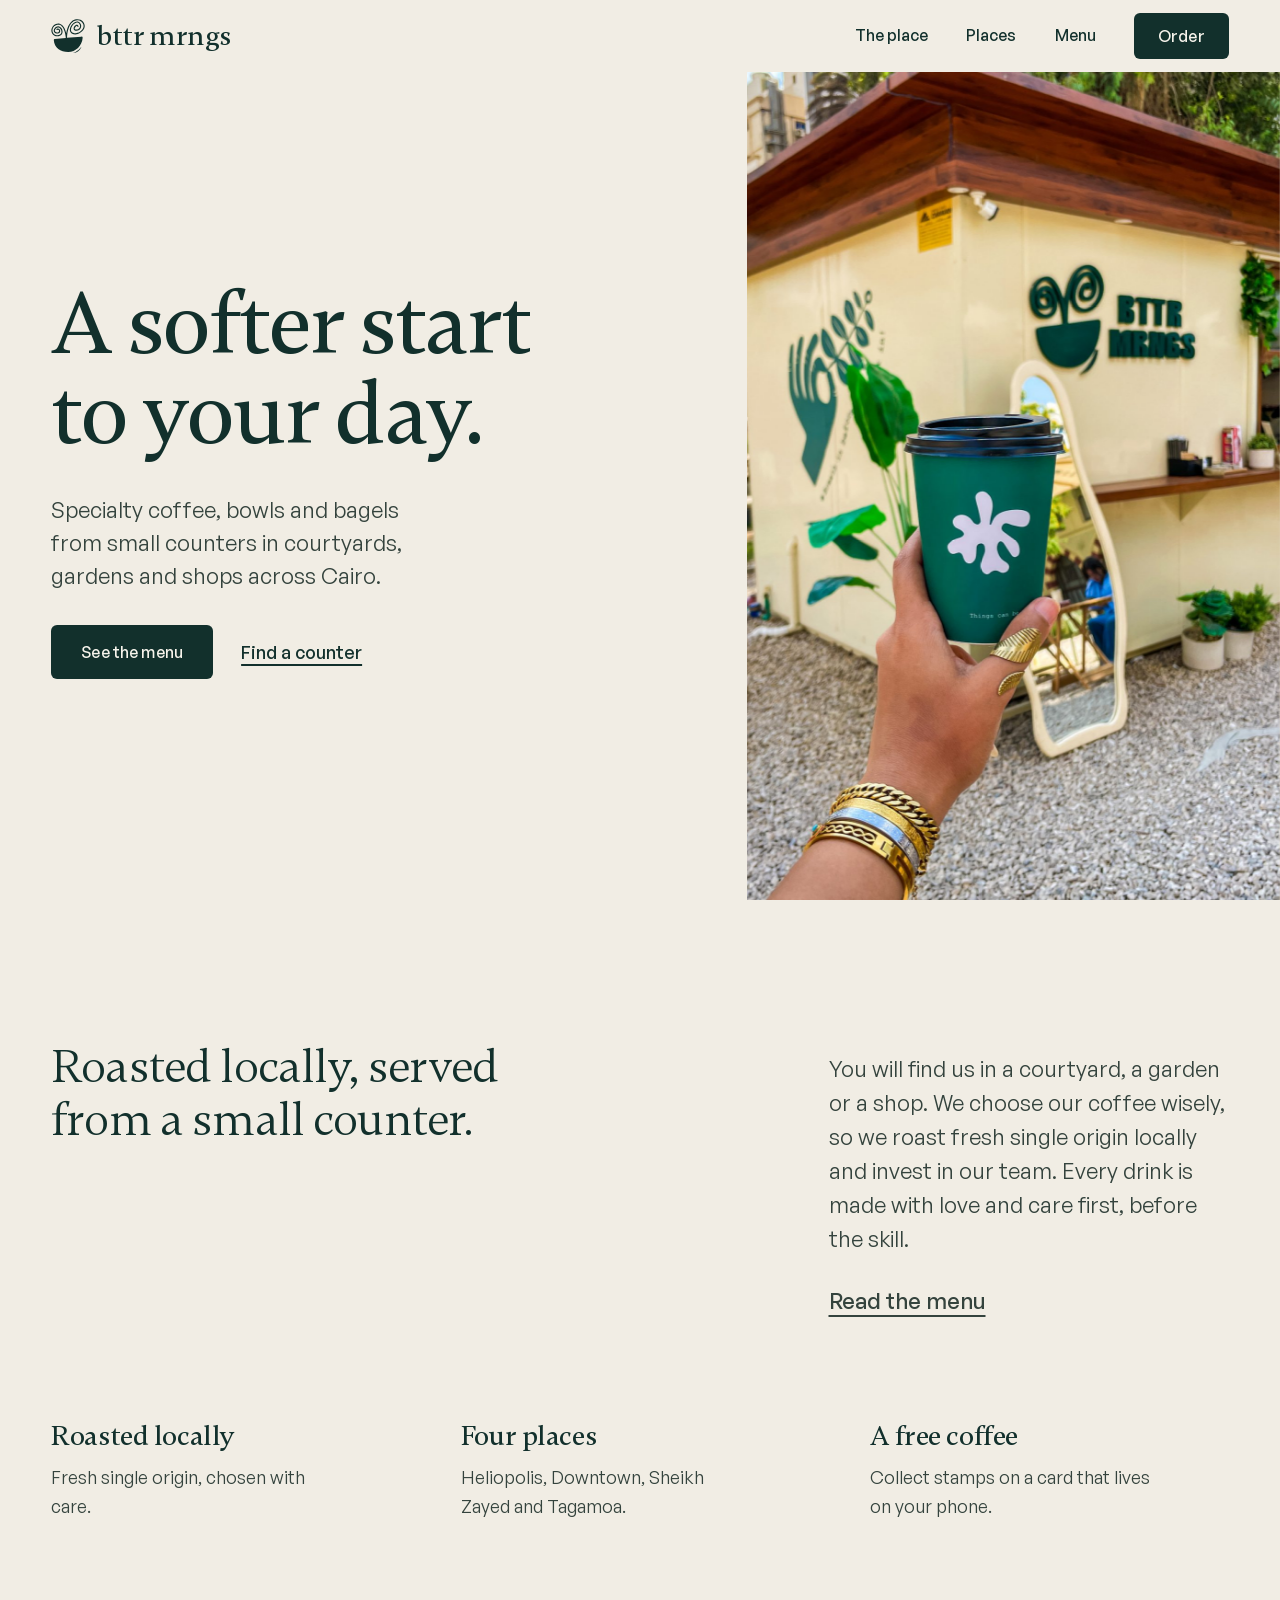
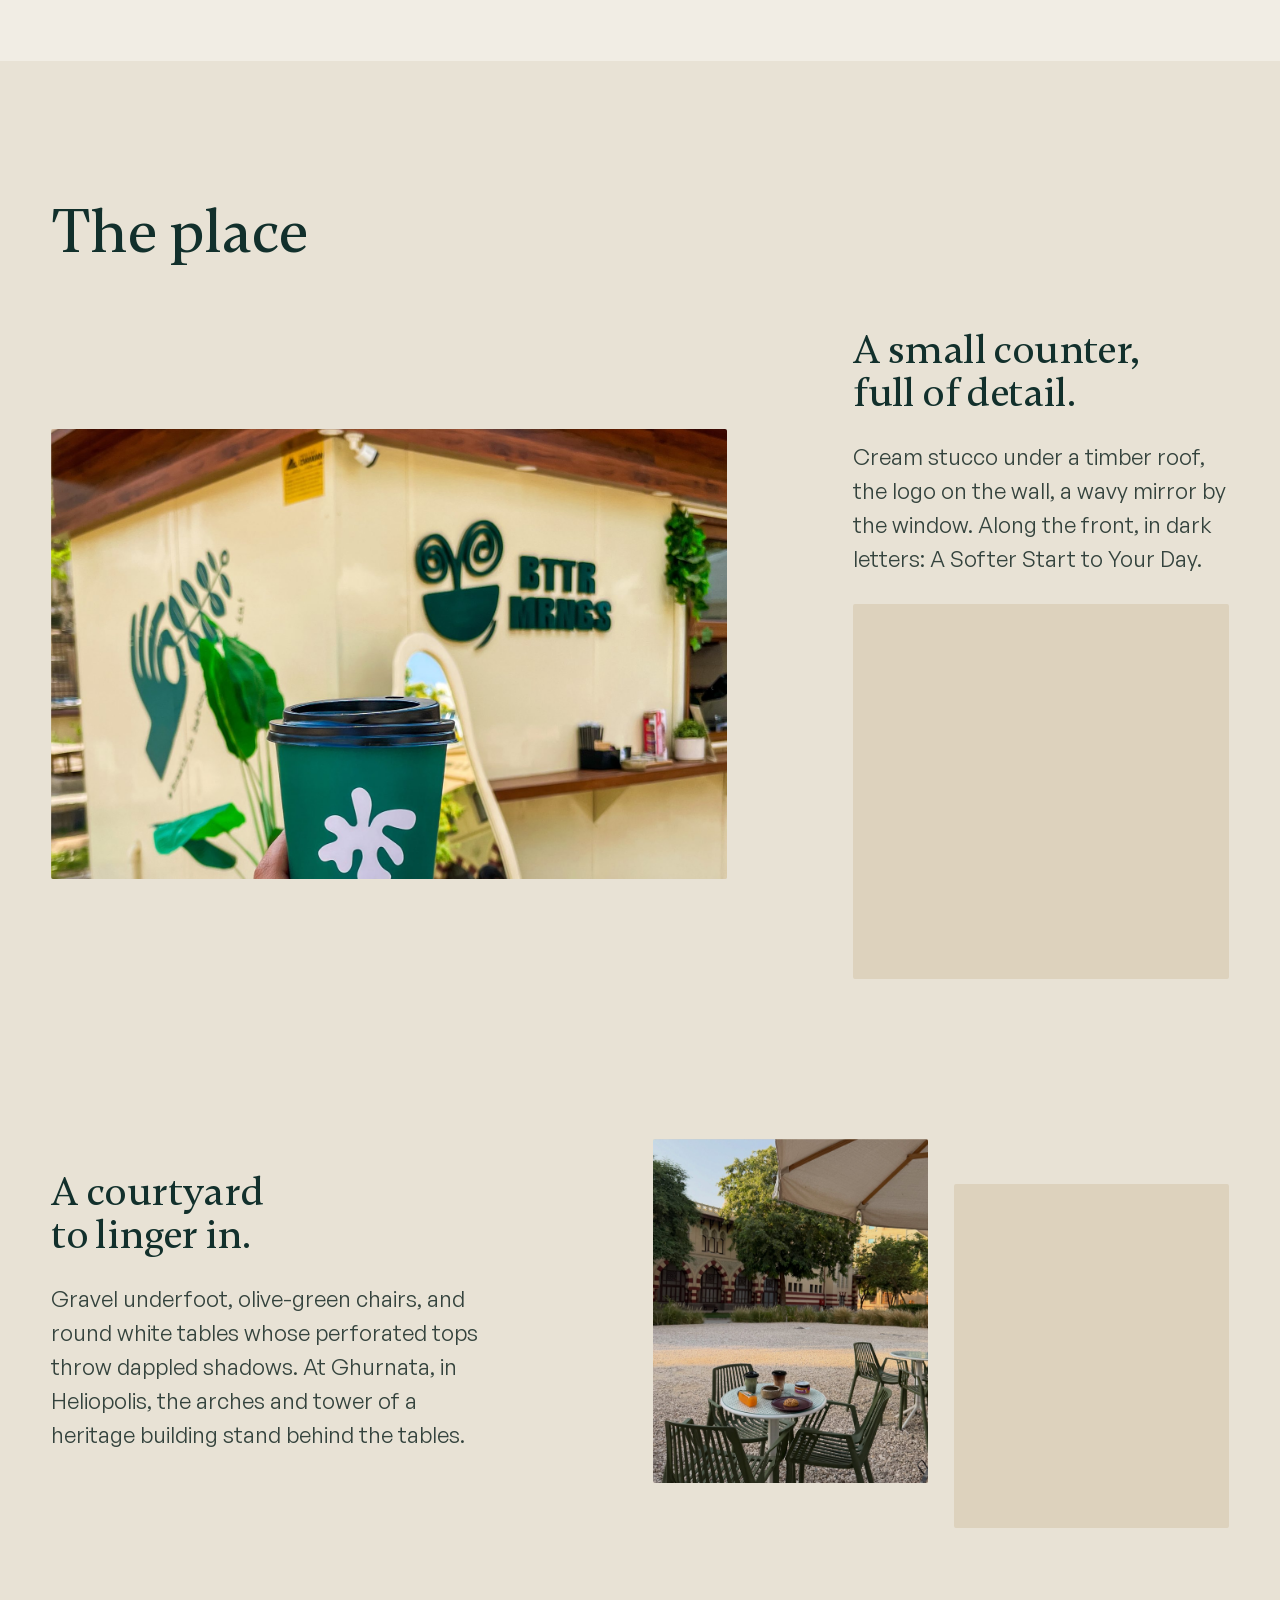
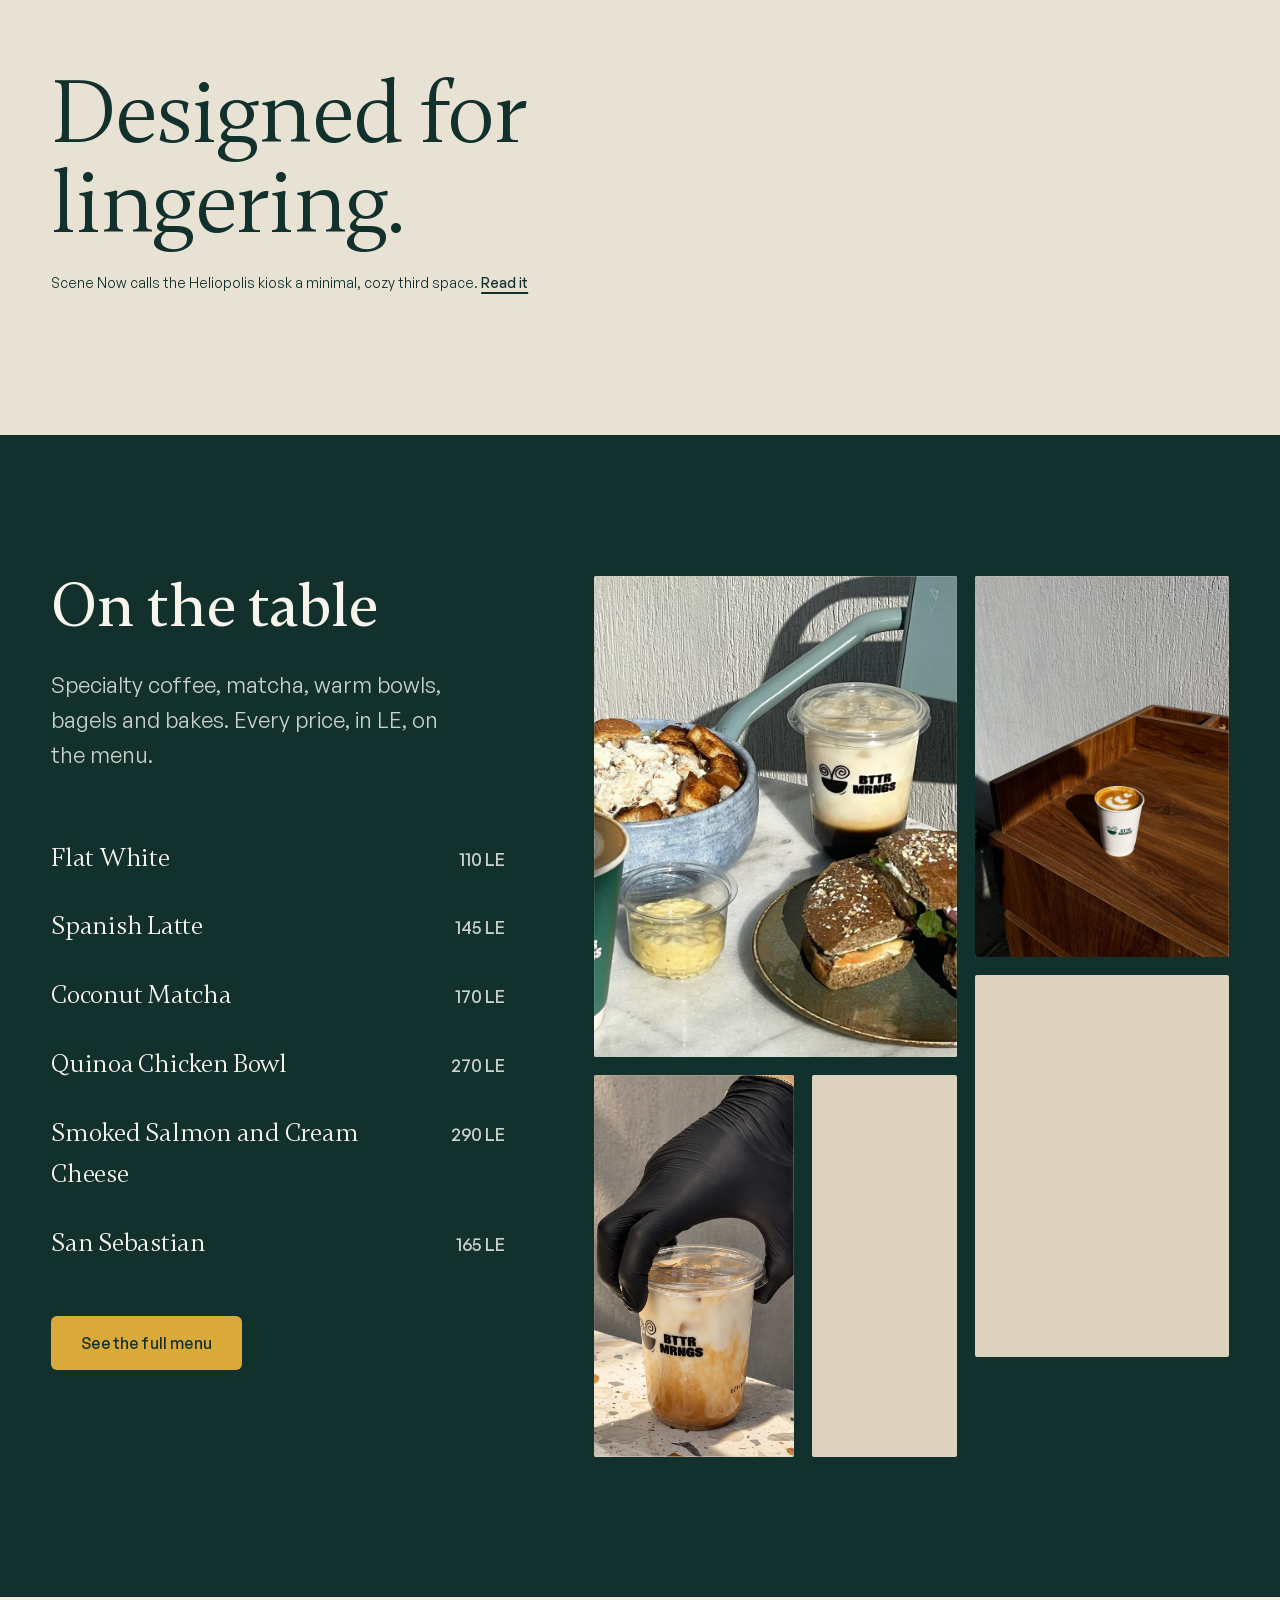
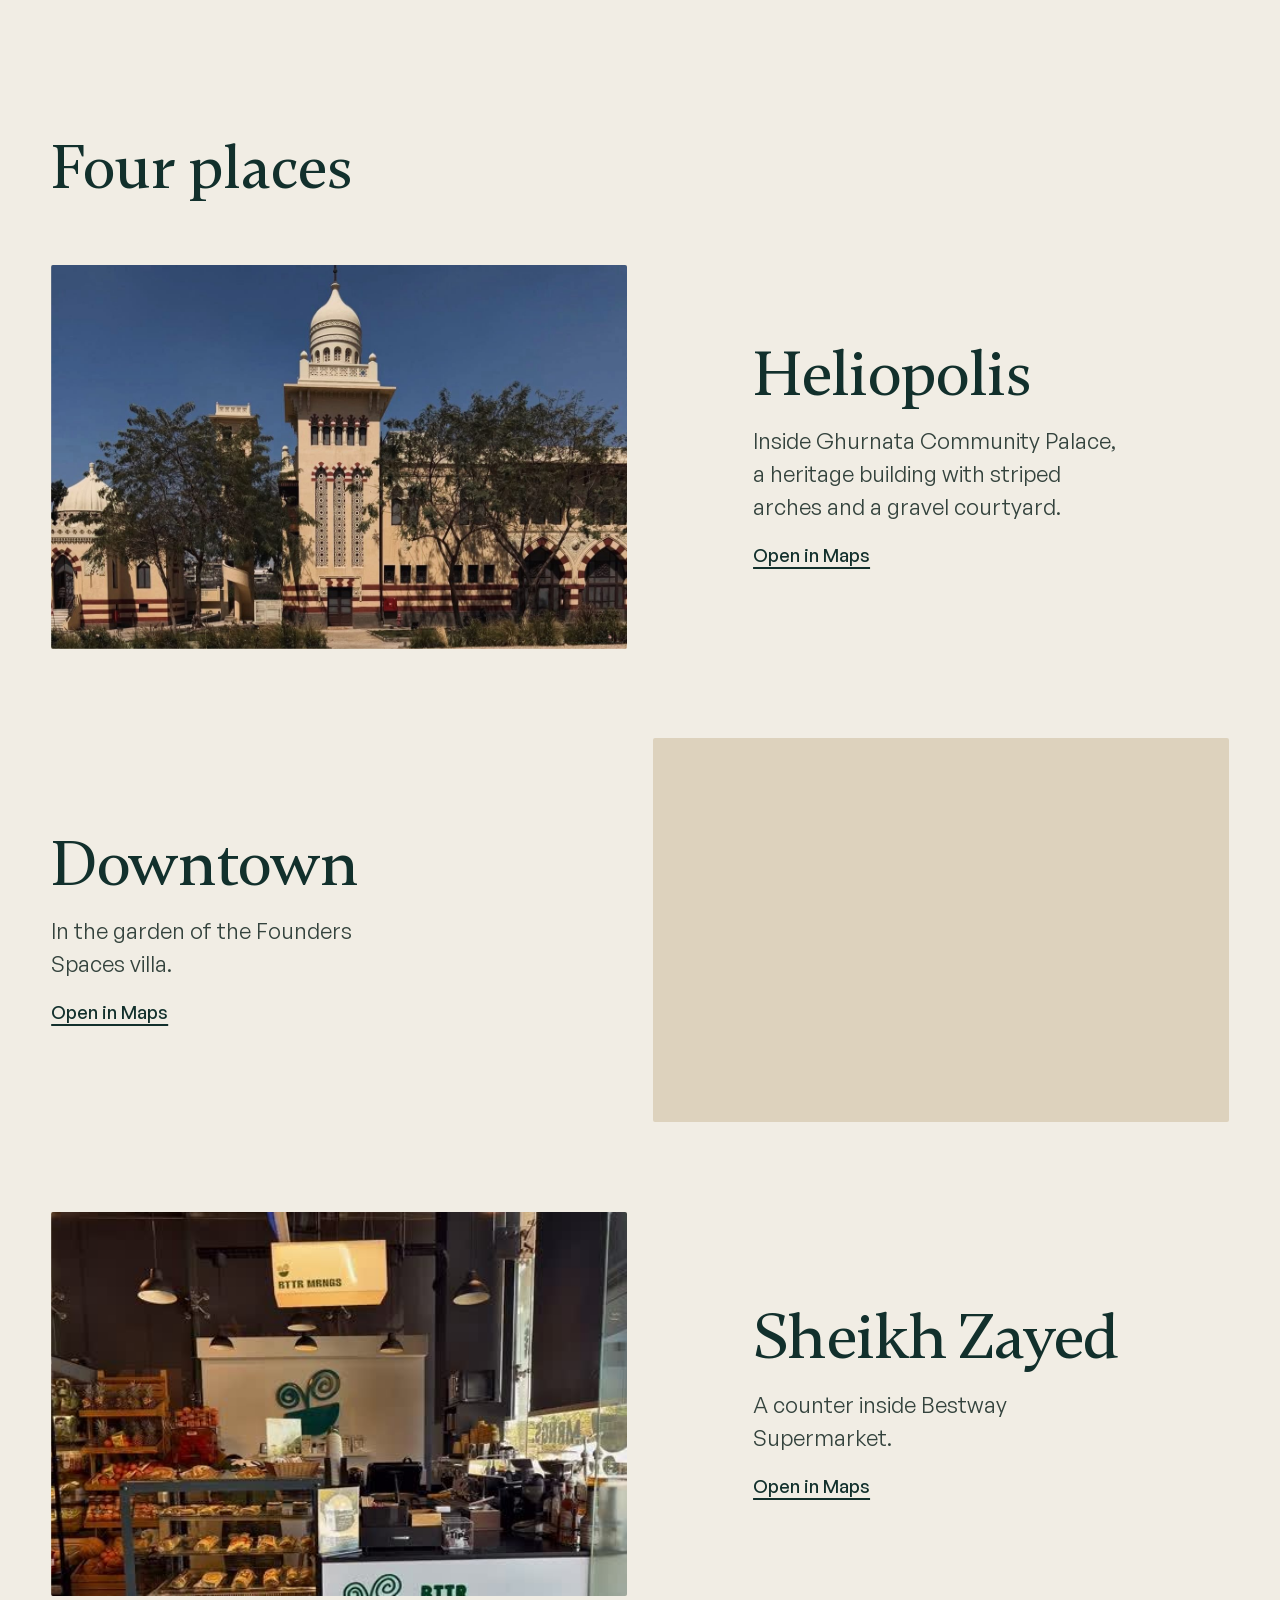
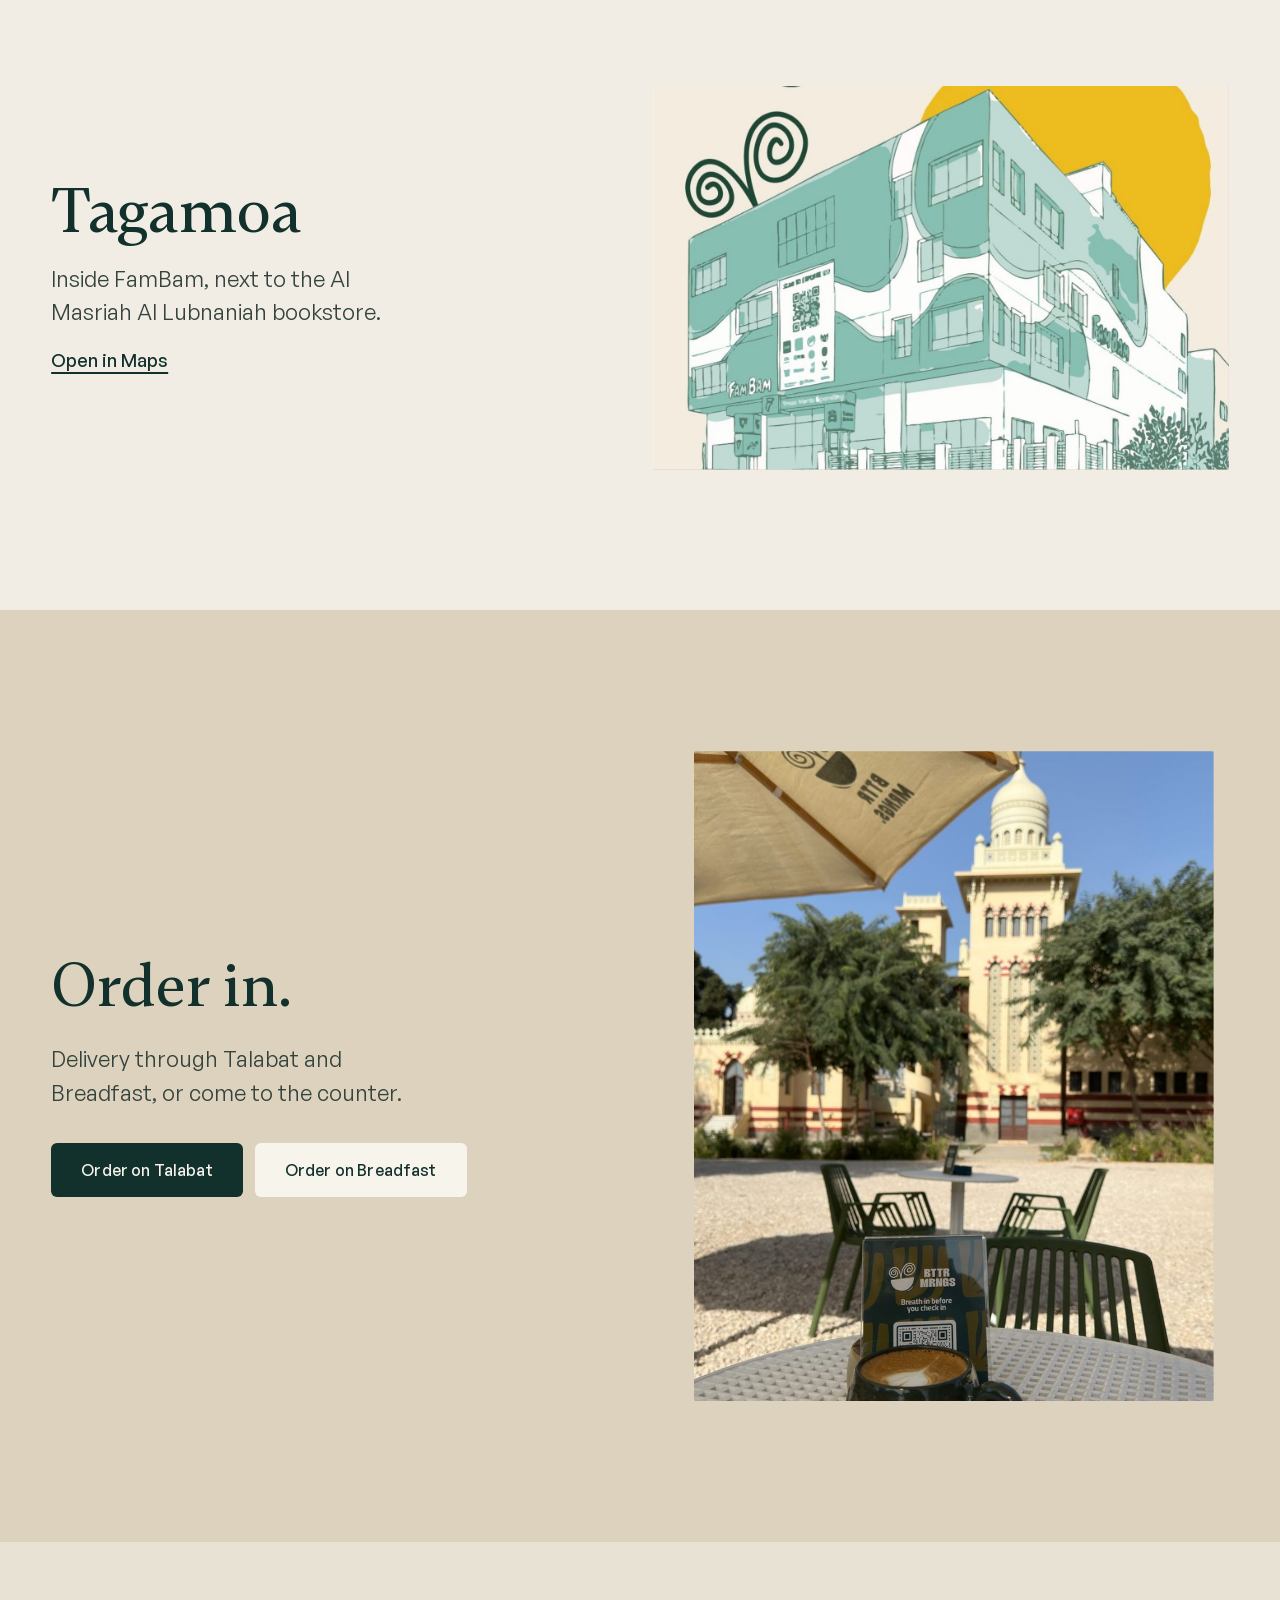
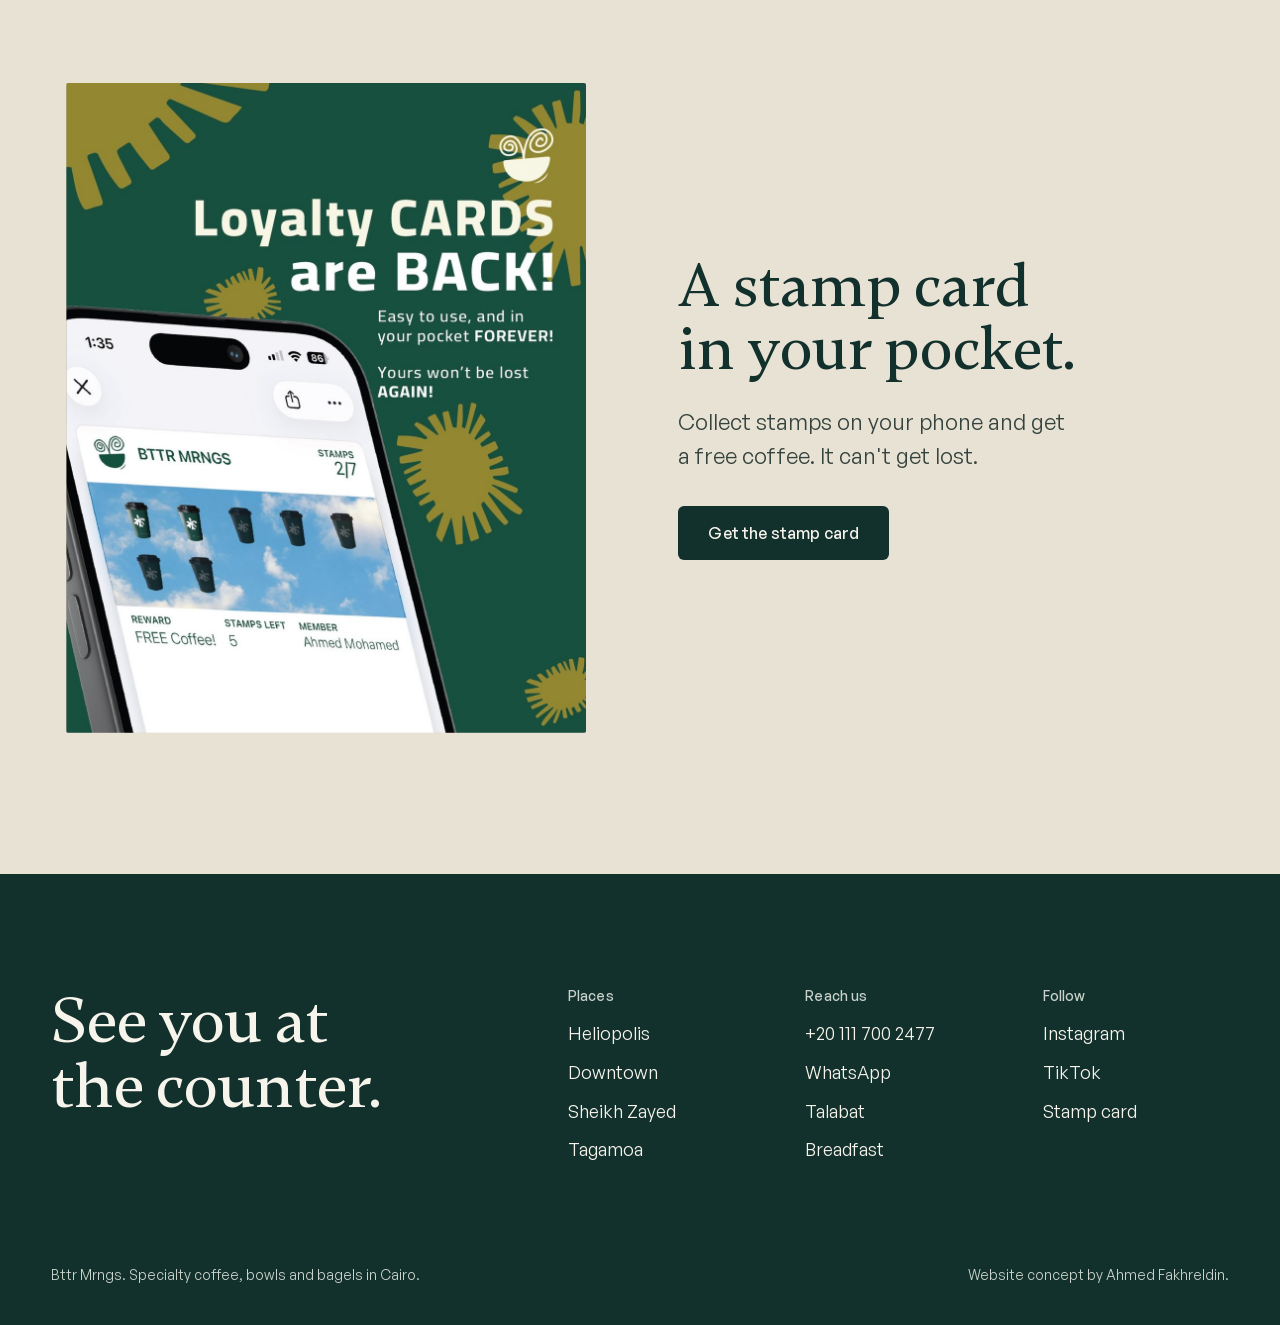
<file: index.html>
<!doctype html>
<html lang="en">
<head>
<meta charset="utf-8">
<meta name="viewport" content="width=device-width,initial-scale=1,minimum-scale=1,viewport-fit=cover">
<title>Bttr Mrngs | A softer start to your day</title>
<meta name="description" content="Specialty coffee, bowls and bagels from small counters in courtyards, gardens and shops across Cairo: Heliopolis, Downtown, Sheikh Zayed and Tagamoa.">
<meta name="theme-color" content="#F1EDE4">
<link rel="icon" type="image/svg+xml" href="img/logo-green.svg">
<link rel="preload" as="image" href="img/hero-kiosk.jpg?v=14" fetchpriority="high">
<link rel="preload" as="font" type="font/woff2" href="fonts/gambetta-500-normal.woff2" crossorigin>
<link rel="preload" as="font" type="font/woff2" href="fonts/satoshi-400-normal.woff2" crossorigin>
<style>html.fl body{opacity:0}body{transition:opacity .25s ease}</style>
<script>(function(){var h=document.documentElement;h.className+=' js fl';function go(){h.classList.remove('fl')}
setTimeout(go,3000);var P=[];if(document.fonts&&document.fonts.load){P.push(document.fonts.load('400 18px Satoshi'),document.fonts.load('500 40px Gambetta'))}var hi=new Image();hi.src='img/hero-kiosk.jpg?v=14';P.push(hi.decode?hi.decode().catch(function(){}):new Promise(function(r){hi.onload=hi.onerror=r}));Promise.all(P).then(go,go)})();</script>
<link rel="stylesheet" href="fonts.css?v=14">
<link rel="stylesheet" href="site.css?v=14">
</head>
<body>
<a class="sr" href="#place">Skip to content</a>
<header class="bar">
  <a class="brand" href="index.html?v=14" aria-label="Bttr Mrngs home"><svg aria-hidden="true" focusable="false"><use href="img/logo-sprite.svg#l"/></svg><span>bttr mrngs</span></a>
  <nav class="nav" aria-label="Main"><a href="#place">The place</a><a href="#places">Places</a><a href="menu.html?v=14">Menu</a><a class="btn" href="https://www.talabat.com/egypt/bttr-mrngs">Order</a></nav>
</header>
<main>
<section class="hero" aria-label="Bttr Mrngs">
  <div class="copy">
    <h1 aria-label="A softer start to your day."><span class="ln"><span>A softer start</span></span><span class="ln"><span>to your day.</span></span></h1>
    <p class="lead">Specialty coffee, bowls and bagels from small counters in courtyards, gardens and shops across Cairo.</p>
    <div class="acts"><a class="btn" href="menu.html?v=14">See the menu</a><a class="tlink" href="#places">Find a counter</a></div>
  </div>
  <div class="photo"><img src="img/hero-kiosk.jpg?v=14" width="1350" height="1800" alt="The Heliopolis kiosk: cream stucco walls under a timber roof, the logo on the wall, a wavy mirror at the window, and a green cup held up in the foreground"></div>
</section>

<section class="sec" aria-labelledby="intro-h">
  <div class="wrap">
    <div class="intro">
      <p class="statement rise" id="intro-h">Roasted locally, served from a small counter.</p>
      <div class="side rise" style="--i:1"><p>You will find us in a courtyard, a garden or a shop. We choose our coffee wisely, so we roast fresh single origin locally and invest in our team. Every drink is made with love and care first, before the skill.</p><p><a class="tlink" href="menu.html?v=14">Read the menu</a></p></div>
    </div>
    <div class="facts">
      <div class="fact rise"><b>Roasted locally</b><span>Fresh single origin, chosen with care.</span></div>
      <div class="fact rise" style="--i:1"><b>Four places</b><span>Heliopolis, Downtown, Sheikh Zayed and Tagamoa.</span></div>
      <div class="fact rise" style="--i:2"><b>A free coffee</b><span>Collect stamps on a card that lives on your phone.</span></div>
    </div>
  </div>
</section>

<section class="sec p2" id="place" aria-labelledby="place-h">
  <div class="wrap">
    <h2 class="big rise" id="place-h">The place</h2>
    <div class="place">
      <div class="img rv a1"><img src="img/kiosk-wall.jpg?v=14" alt="The kiosk wall: the logo in dark green letters, a wavy mirror at the window, plants and a green cup" loading="eager" decoding="async" style="object-position:50% 50%"></div>
      <div class="a2"><div class="txt rise"><h3>A small counter, full of detail.</h3><p>Cream stucco under a timber roof, the logo on the wall, a wavy mirror by the window. Along the front, in dark letters: A Softer Start to Your Day.</p></div><div class="img rv "><img src="img/fascia.jpg?v=14" alt="The front of the counter, printed with the words A Softer Start to Your Day" loading="eager" decoding="async" style="object-position:60% 40%"></div></div>
    </div>
    <div class="place">
      <div class="b1 txt rise"><h3>A courtyard to linger in.</h3><p>Gravel underfoot, olive-green chairs, and round white tables whose perforated tops throw dappled shadows. At Ghurnata, in Heliopolis, the arches and tower of a heritage building stand behind the tables.</p></div>
      <div class="img rv b2"><img src="img/arches-chairs.jpg?v=14" alt="Olive chairs and a round table on gravel in front of the red and cream striped arches" loading="eager" decoding="async" style="object-position:50% 60%"></div>
      <div class="img rv b3"><img src="img/arches-dusk.jpg?v=14" alt="The striped arches and trees at dusk" loading="eager" decoding="async" style="object-position:50% 60%"></div>
    </div>
    <blockquote class="quote rise"><p>Designed for lingering.</p><footer>Scene Now calls the Heliopolis kiosk a minimal, cozy third space. <a class="tlink" href="https://scenenow.com/Eats/Coffee-Spot-Bttr-Mrngs-Opens-in-Ghurnata-Community-Palace">Read it</a></footer></blockquote>
  </div>
</section>

<section class="sec dark" id="table" aria-labelledby="table-h">
  <div class="wrap table">
    <div>
      <h2 class="rise" id="table-h">On the table</h2>
      <p class="intro-p rise" style="--i:1">Specialty coffee, matcha, warm bowls, bagels and bakes. Every price, in LE, on the menu.</p>
      <ul class="hl rise" style="--i:2"><li>Flat White<span>110 LE</span></li><li>Spanish Latte<span>145 LE</span></li><li>Coconut Matcha<span>170 LE</span></li><li>Quinoa Chicken Bowl<span>270 LE</span></li><li>Smoked Salmon and Cream Cheese<span>290 LE</span></li><li>San Sebastian<span>165 LE</span></li></ul>
      <a class="btn sun" href="menu.html?v=14">See the full menu</a>
    </div>
    <div class="mosaic">
      <div class="img rv m1"><img src="img/bowl-marble.jpg?v=14" alt="A bowl, a toasted bagel and a coffee in a green cup on a marble table" loading="eager" decoding="async" style="object-position:40% 50%"></div>
      <div class="img rv m2"><img src="img/latte-walnut.jpg?v=14" alt="A latte-art coffee in a branded cup on a walnut counter in hard sun" loading="eager" decoding="async" style="object-position:50% 70%"></div>
      <div class="img rv m3"><img src="img/toasties.jpg?v=14" alt="Toasted sandwiches and iced coffees on a perforated table in dappled light" loading="eager" decoding="async" style="object-position:50% 50%"></div>
      <div class="img rv m4"><img src="img/iced-glove.jpg?v=14" alt="A gloved hand lifting an iced coffee with the logo" loading="eager" decoding="async" style="object-position:50% 50%"></div>
      <div class="img rv m5"><img src="img/lemonade.jpg?v=14" alt="A bottle of pink lemonade against a blue sky" loading="eager" decoding="async" style="object-position:50% 50%"></div>
    </div>
  </div>
</section>

<section class="sec" id="places" aria-labelledby="places-h">
  <div class="wrap places">
    <h2 class="big rise" id="places-h">Four places</h2>
    <article class="pl"><div class="img rv" ><img src="img/place-heli.jpg?v=14" alt="The tower and striped arches of Ghurnata over the gravel courtyard" loading="eager" decoding="async" style="object-position:50% 50%"></div><div class="txt rise"><h3>Heliopolis</h3><p>Inside Ghurnata Community Palace, a heritage building with striped arches and a gravel courtyard.</p><a class="tlink" href="https://maps.app.goo.gl/hVuqQLFuX6Yu6G9Q8">Open in Maps</a></div></article><article class="pl rev"><div class="img rv" ><img src="img/place-down.jpg?v=14" alt="A tray with a toasted sandwich and two coffees on a round table on the lawn at golden hour" loading="eager" decoding="async" style="object-position:50% 60%"></div><div class="txt rise"><h3>Downtown</h3><p>In the garden of the Founders Spaces villa.</p><a class="tlink" href="https://maps.app.goo.gl/b7yCesNiAUmF6QfM8">Open in Maps</a></div></article><article class="pl"><div class="img rv" ><img src="img/zayed.jpg?v=14" alt="The Sheikh Zayed counter inside Bestway, with the logo above it and bakery shelves behind" loading="eager" decoding="async" style="object-position:50% 50%"></div><div class="txt rise"><h3>Sheikh Zayed</h3><p>A counter inside Bestway Supermarket.</p><a class="tlink" href="https://maps.app.goo.gl/EzMczVcRt54NBebE9">Open in Maps</a></div></article><article class="pl rev"><div class="img rv" ><img src="img/place-tagam.jpg?v=14" alt="Illustration of the Tagamoa building under a yellow sun, with the logo swirl on its wall" loading="eager" decoding="async" style="object-position:50% 40%"></div><div class="txt rise"><h3>Tagamoa</h3><p>Inside FamBam, next to the Al Masriah Al Lubnaniah bookstore.</p><a class="tlink" href="https://maps.app.goo.gl/myzxkgxsY6gkbPu66">Open in Maps</a></div></article>
  </div>
</section>

<section class="sec sandbg" id="order" aria-labelledby="order-h">
  <div class="wrap split">
    <div class="rise"><h2 id="order-h">Order in.</h2><p>Delivery through Talabat and Breadfast, or come to the counter.</p><div class="btns"><a class="btn" href="https://www.talabat.com/egypt/bttr-mrngs">Order on Talabat</a><a class="btn light" href="https://www.breadfast.com/">Order on Breadfast</a></div></div>
    <div class="img rv "><img src="img/tower-umbrella.jpg?v=14" alt="A green ceramic mug on a table under a beige umbrella, with the heritage tower behind" loading="eager" decoding="async" style="object-position:50% 40%"></div>
  </div>
</section>

<section class="sec p2" aria-labelledby="stamp-h">
  <div class="wrap split">
    <div class="img rv "><img src="img/stamp-card.jpg?v=14" alt="The digital stamp card on a phone, on a green background with olive sunbursts" loading="eager" decoding="async" style="object-position:50% 50%"></div>
    <div class="rise"><h2 id="stamp-h">A stamp card in your pocket.</h2><p>Collect stamps on your phone and get a free coffee. It can't get lost.</p><div class="btns"><a class="btn" href="https://www.koroot.io/join/bttr-mrngs">Get the stamp card</a></div></div>
  </div>
</section>
</main>
<footer class="foot dark">
  <div class="top">
    <h2>See you at the counter.</h2>
    <div><h3>Places</h3><ul><li><a href="https://maps.app.goo.gl/hVuqQLFuX6Yu6G9Q8">Heliopolis</a></li><li><a href="https://maps.app.goo.gl/b7yCesNiAUmF6QfM8">Downtown</a></li><li><a href="https://maps.app.goo.gl/EzMczVcRt54NBebE9">Sheikh Zayed</a></li><li><a href="https://maps.app.goo.gl/myzxkgxsY6gkbPu66">Tagamoa</a></li></ul></div>
    <div><h3>Reach us</h3><ul><li><a href="tel:+201117002477">+20 111 700 2477</a></li><li><a href="https://wa.me/201007646544">WhatsApp</a></li><li><a href="https://www.talabat.com/egypt/bttr-mrngs">Talabat</a></li><li><a href="https://www.breadfast.com/">Breadfast</a></li></ul></div>
    <div><h3>Follow</h3><ul><li><a href="https://www.instagram.com/bttr.mrngs">Instagram</a></li><li><a href="https://www.tiktok.com/@bttr.mrngs">TikTok</a></li><li><a href="https://www.koroot.io/join/bttr-mrngs">Stamp card</a></li></ul></div>
  </div>
  <div class="base"><span>Bttr Mrngs. Specialty coffee, bowls and bagels in Cairo.</span><span>Website concept by Ahmed Fakhreldin.</span></div>
</footer>
<script src="site.js?v=14" defer></script>
</body>
</html>
</file>
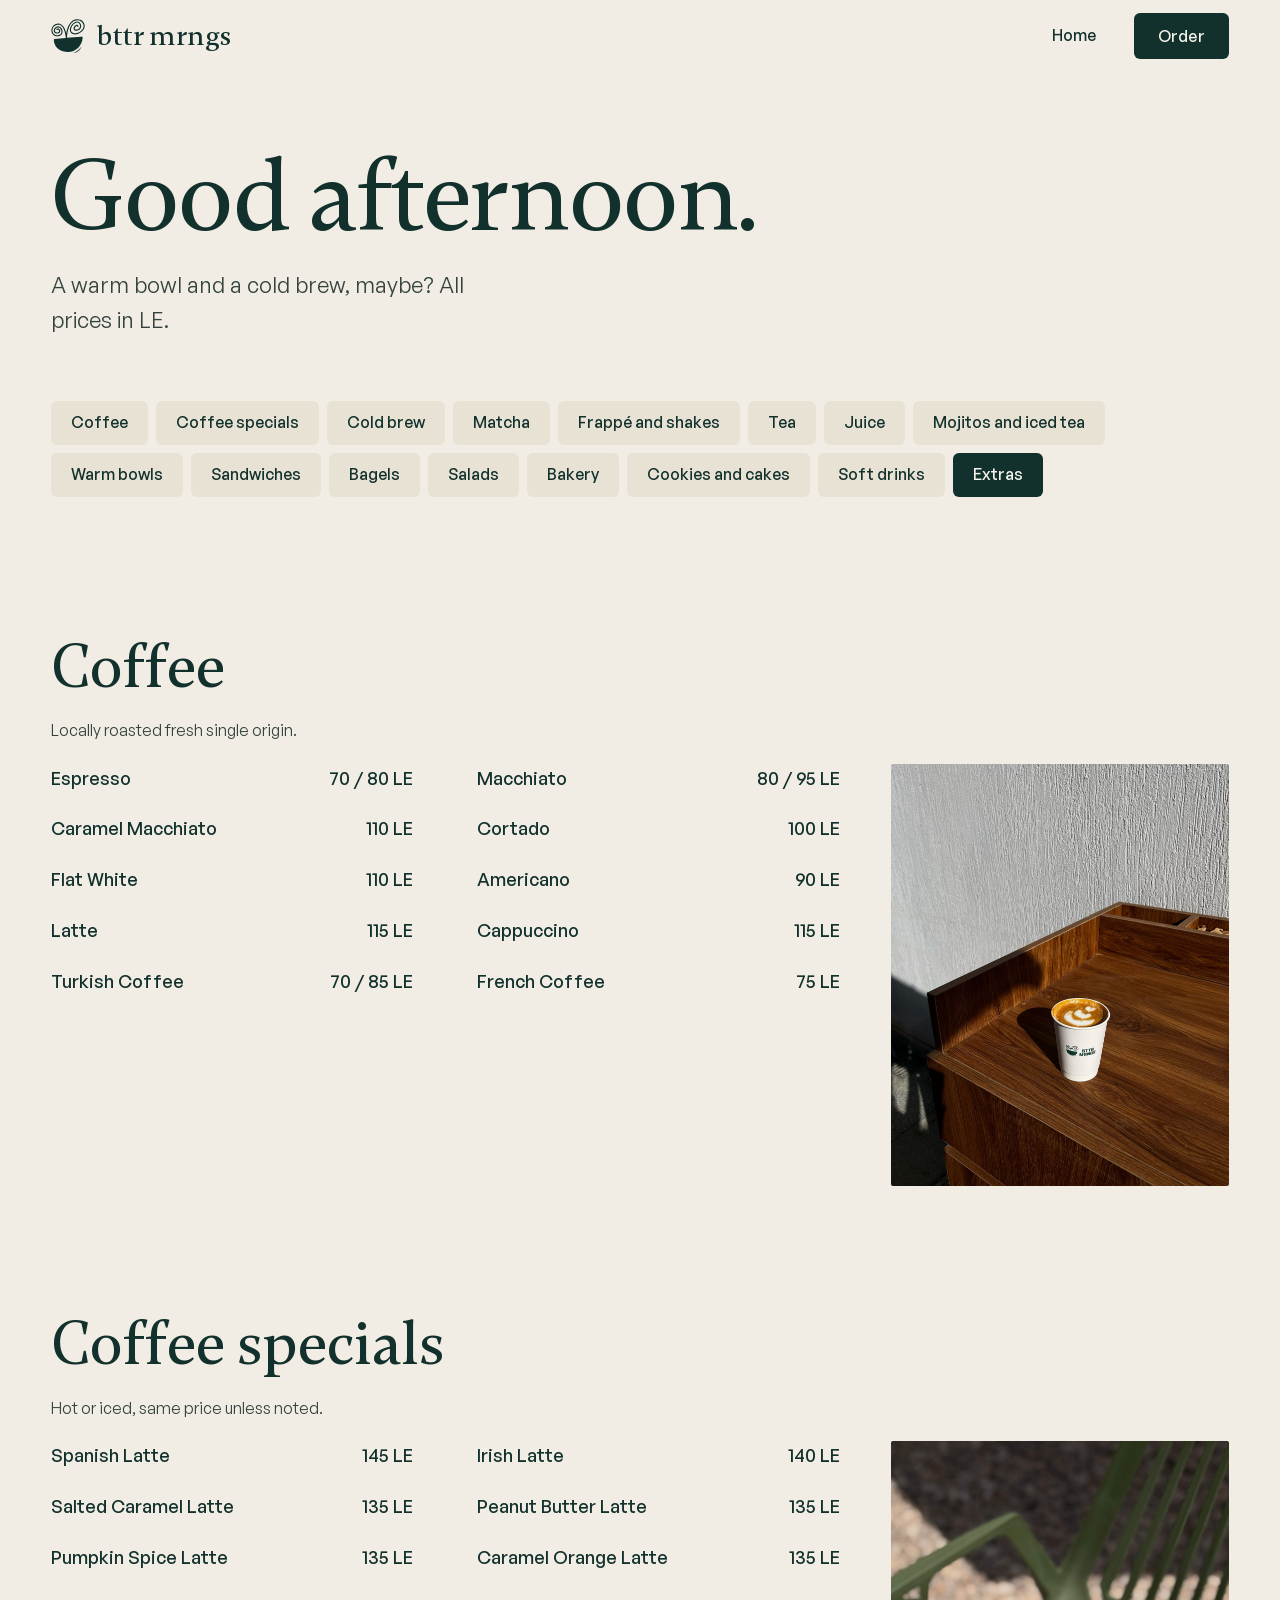
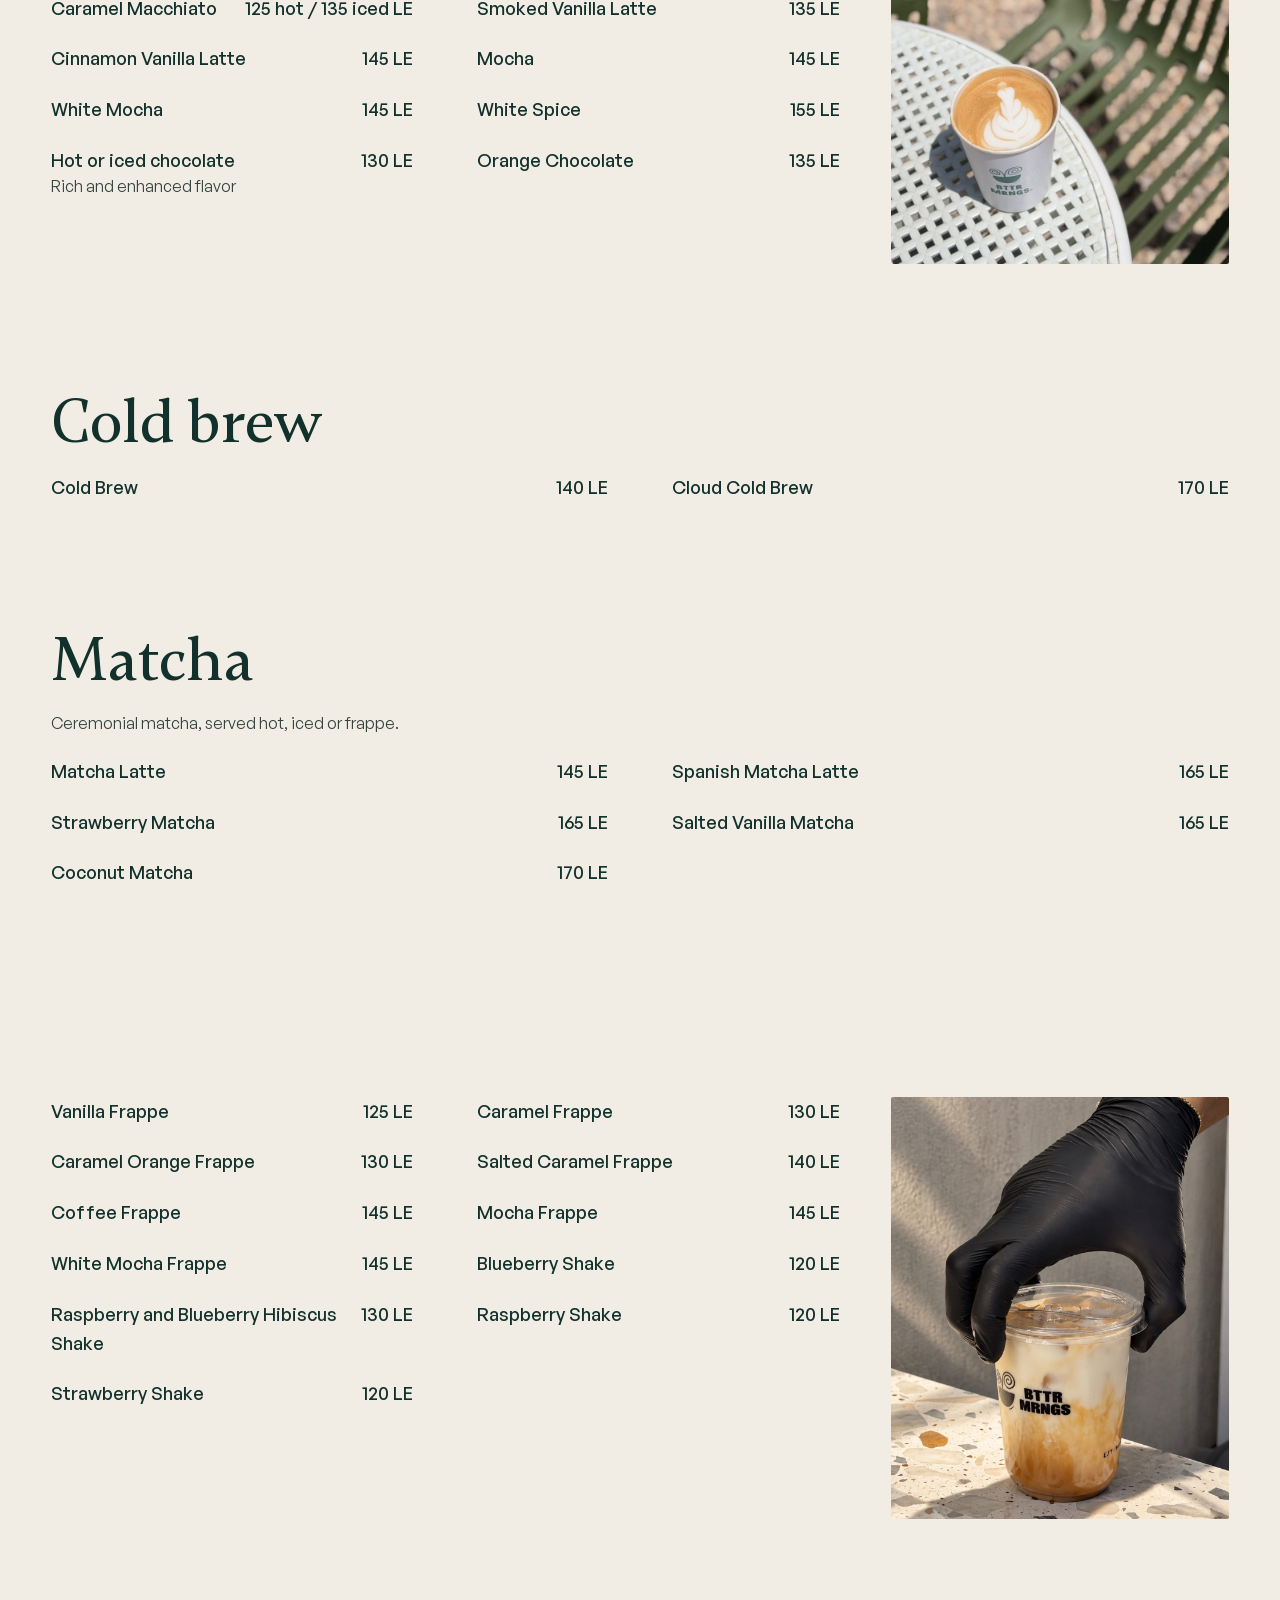
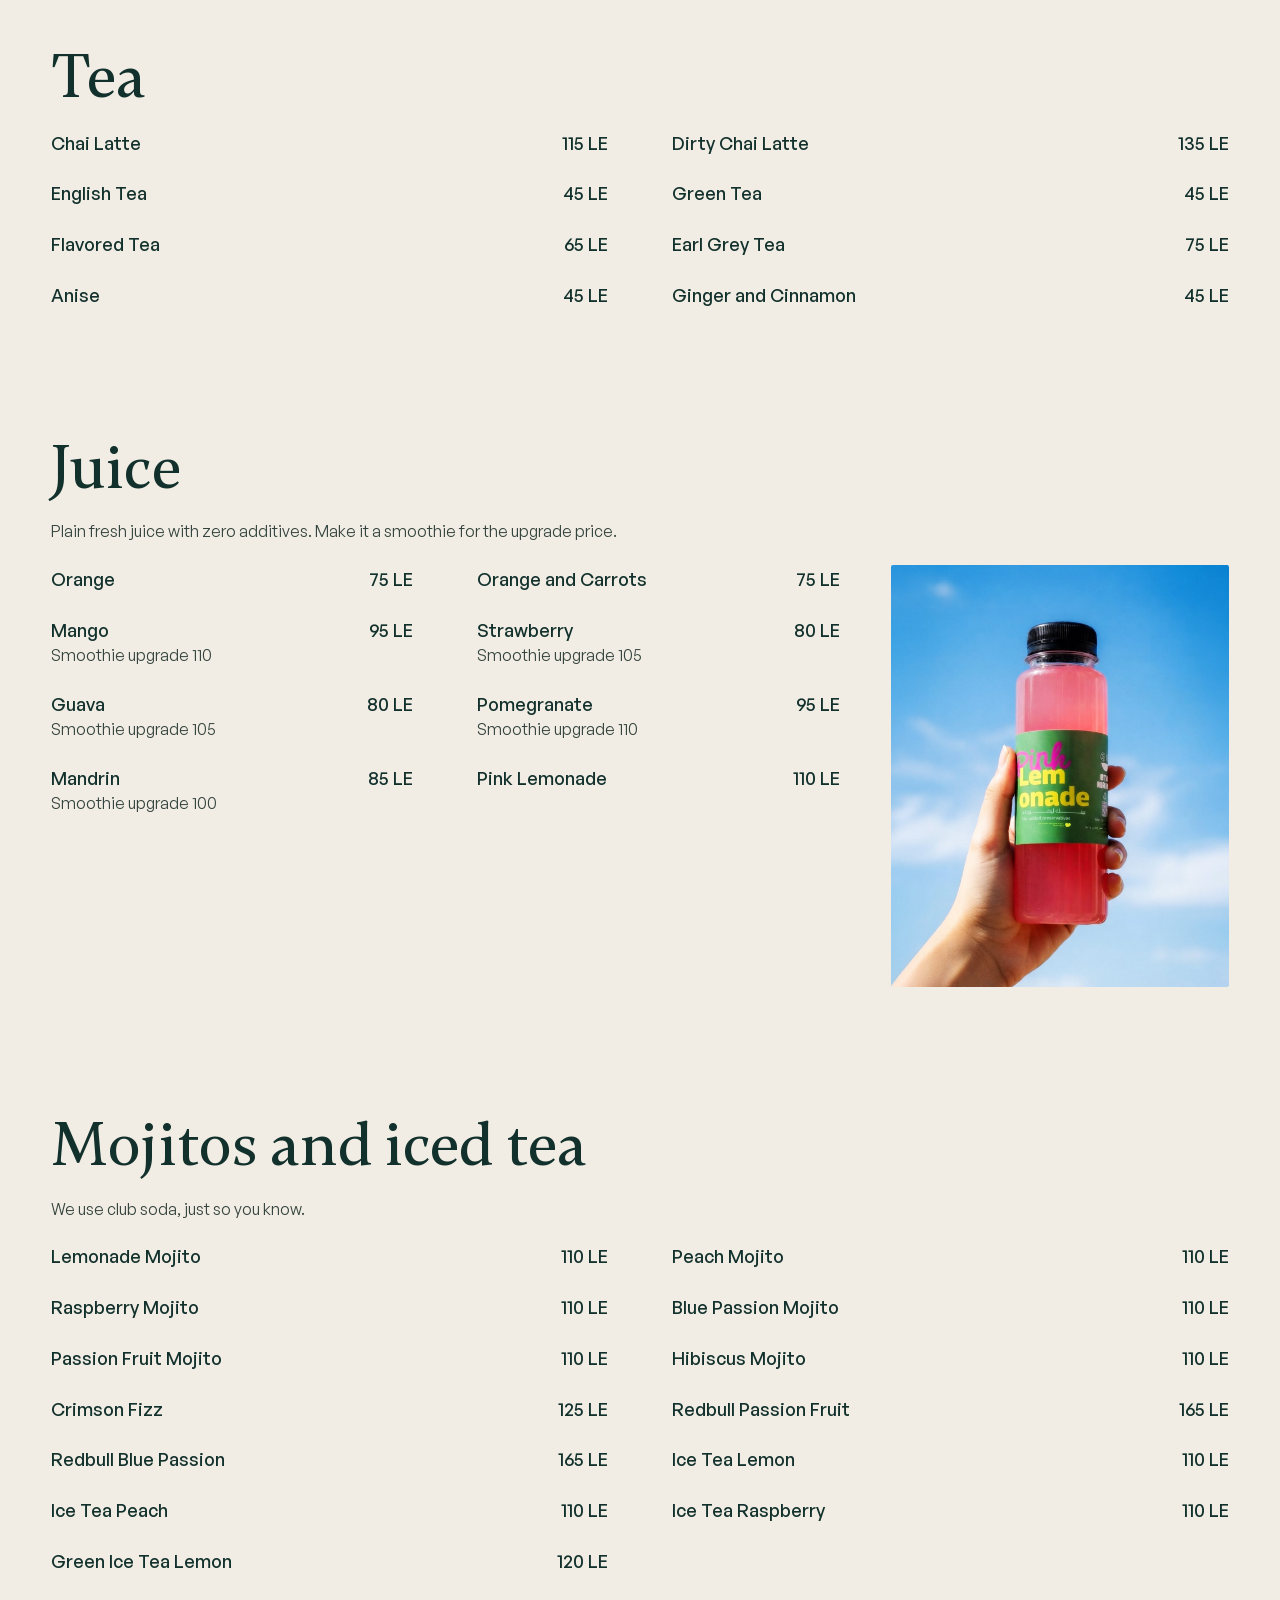
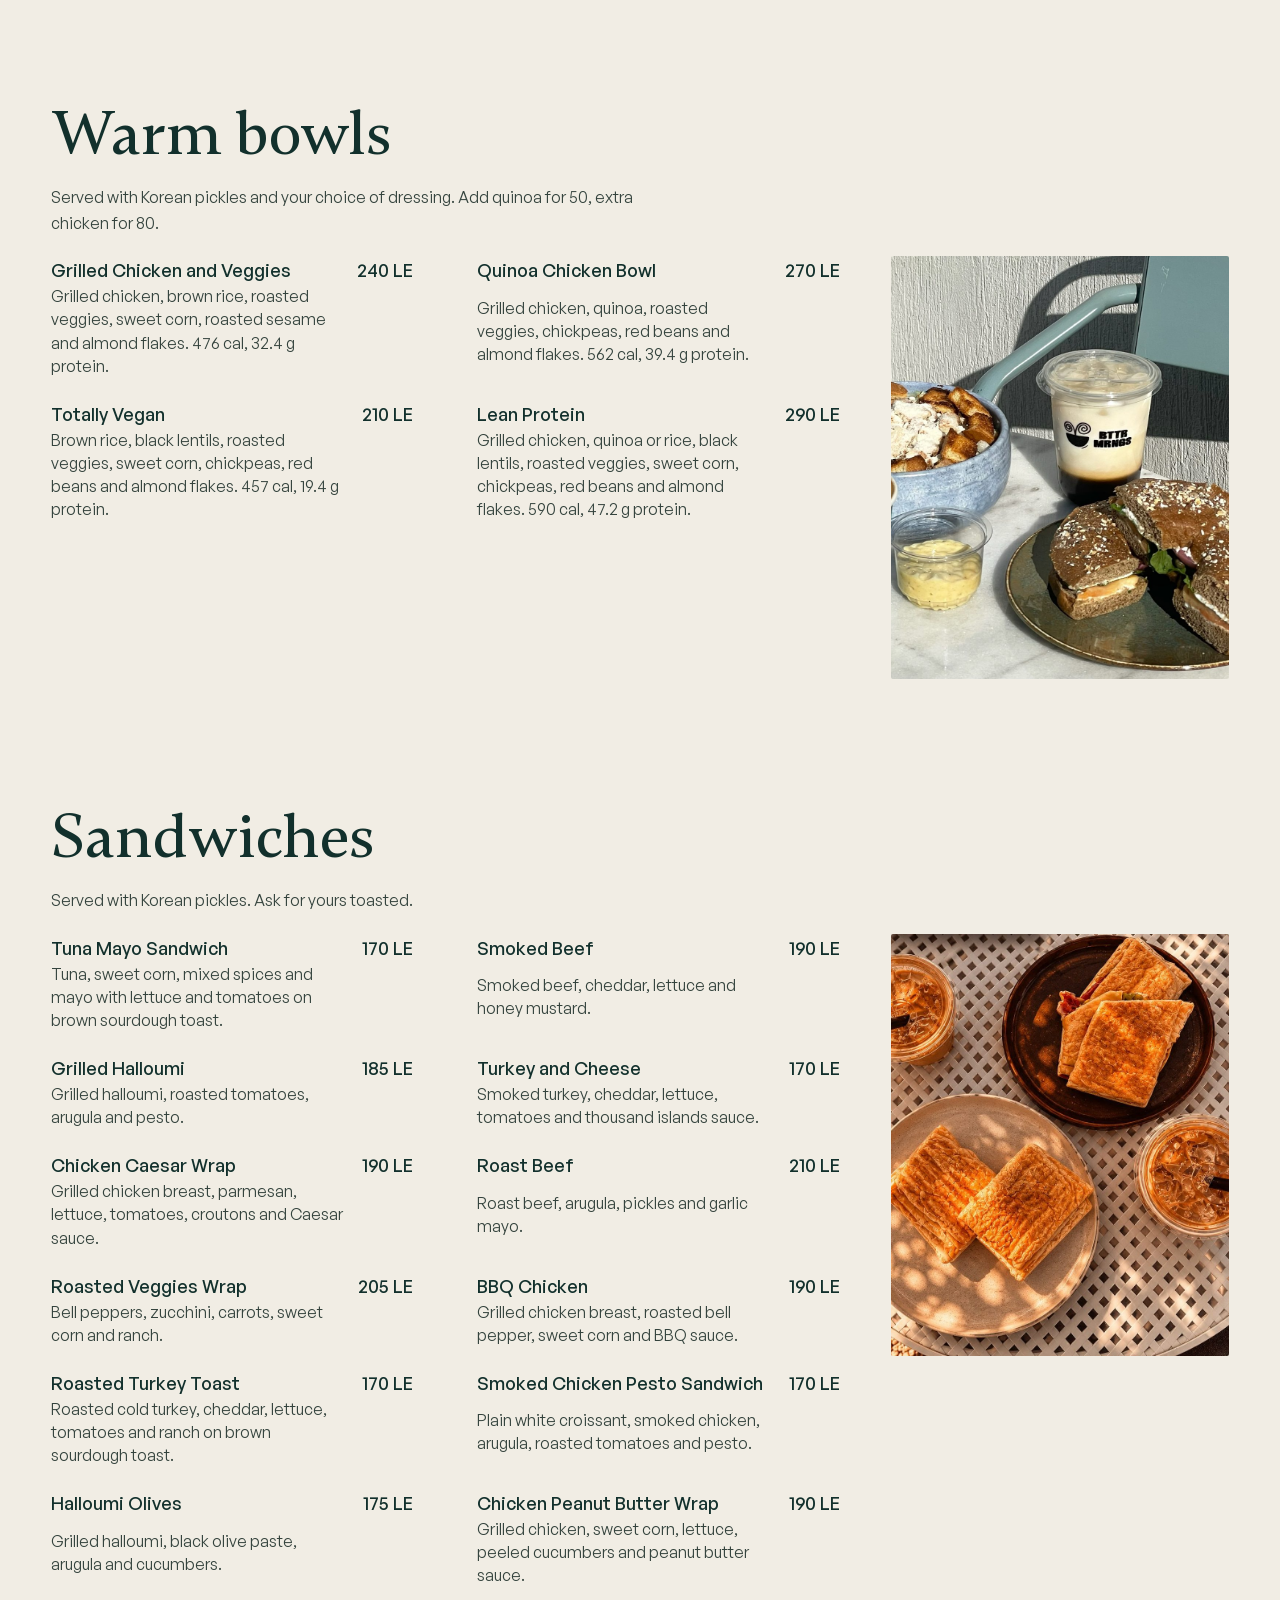
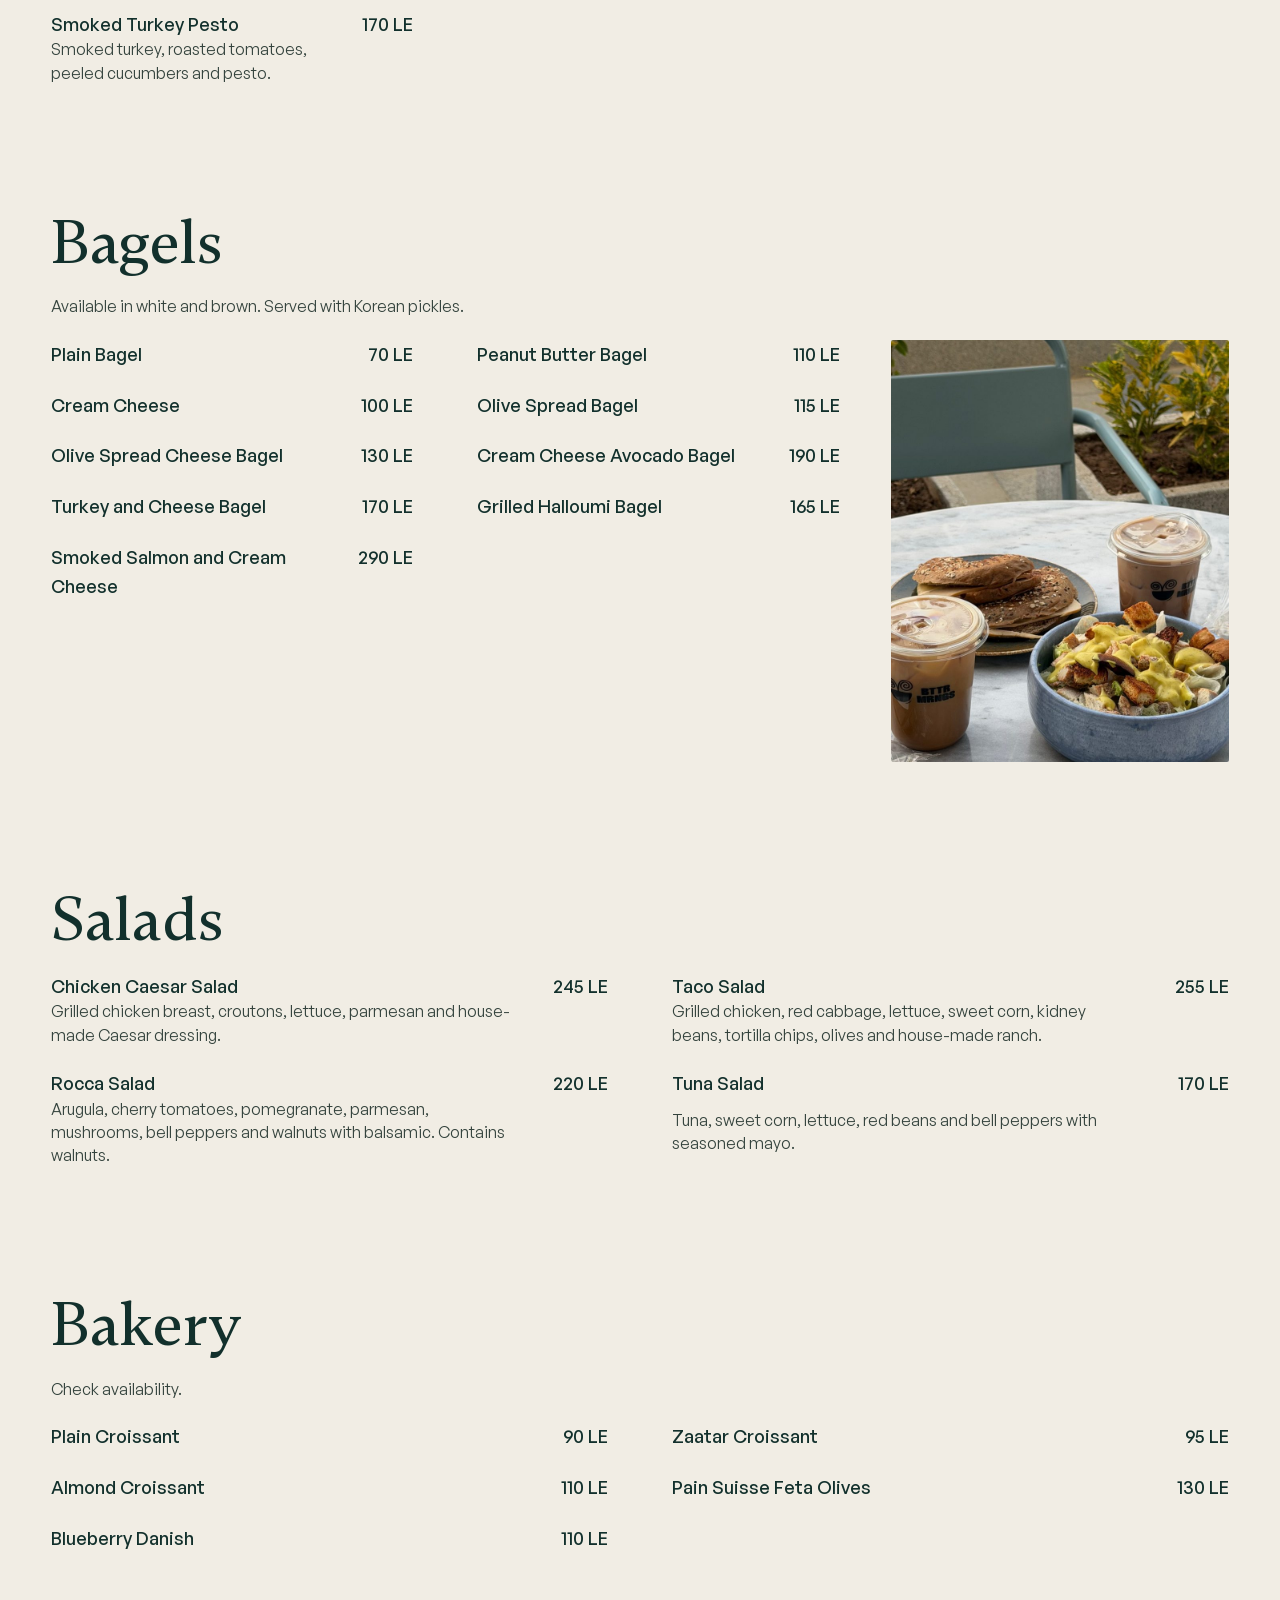
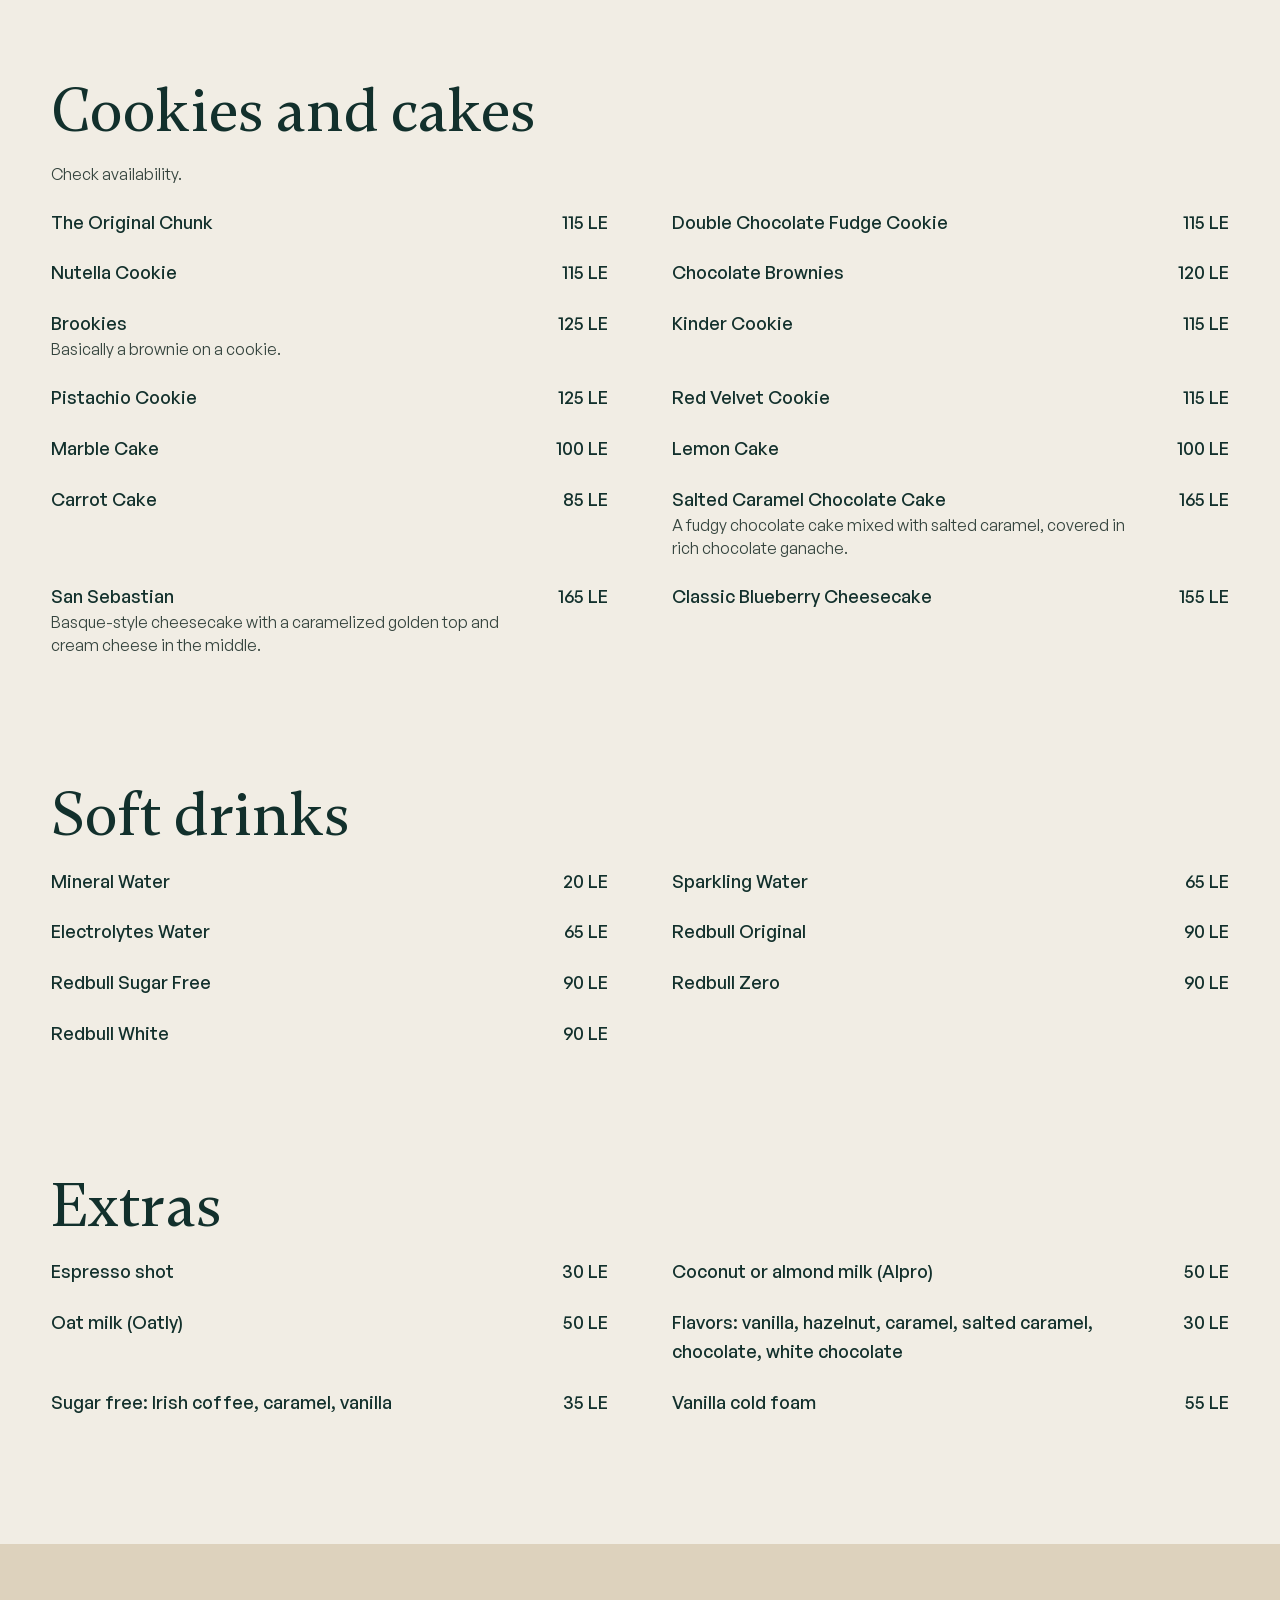
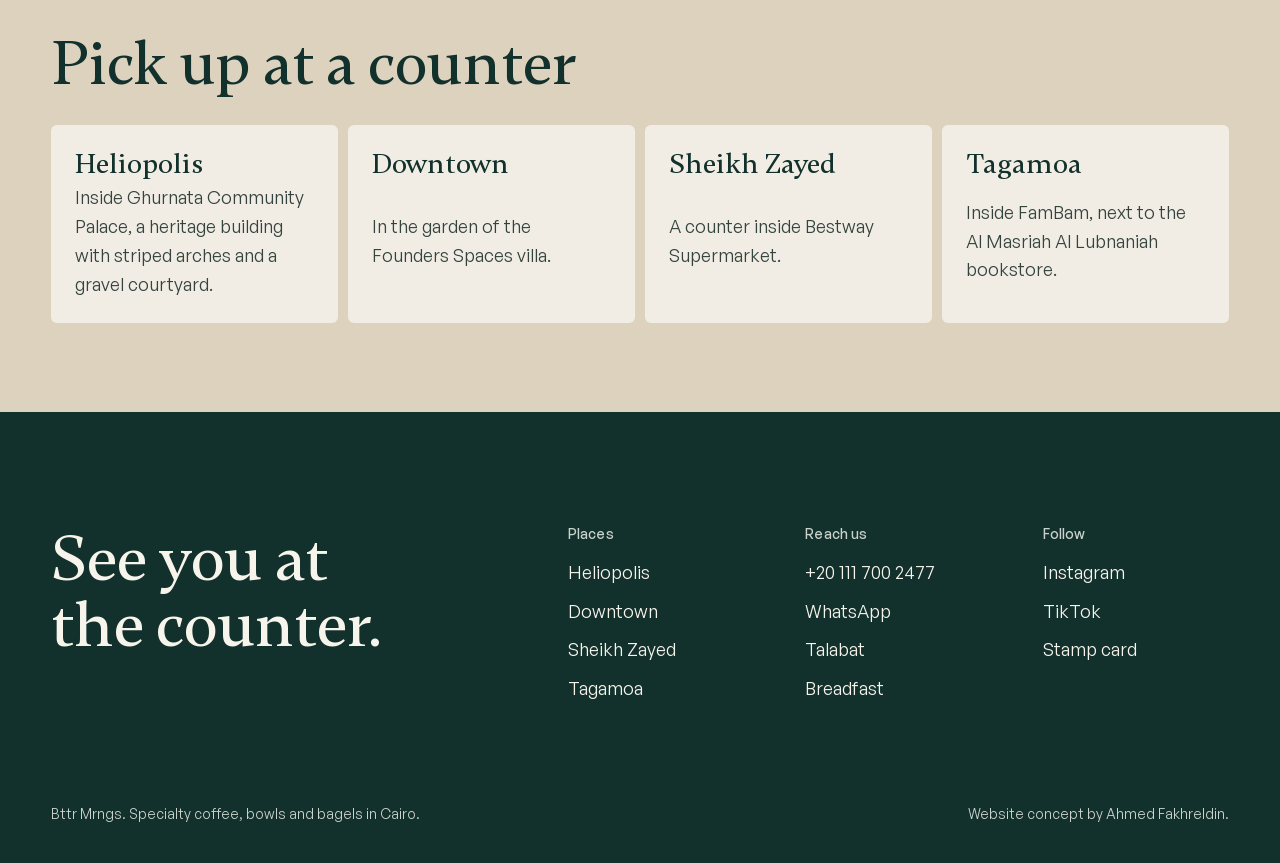
<file: menu.html>
<!doctype html>
<html lang="en">
<head>
<meta charset="utf-8">
<meta name="viewport" content="width=device-width,initial-scale=1,minimum-scale=1,viewport-fit=cover">
<title>Menu | Bttr Mrngs</title>
<meta name="description" content="The full Bttr Mrngs menu with prices in LE: coffee, matcha, bowls, sandwiches, bagels and bakery.">
<meta name="theme-color" content="#F1EDE4">
<link rel="icon" type="image/svg+xml" href="img/logo-green.svg">

<link rel="preload" as="font" type="font/woff2" href="fonts/gambetta-500-normal.woff2" crossorigin>
<link rel="preload" as="font" type="font/woff2" href="fonts/satoshi-400-normal.woff2" crossorigin>
<style>html.fl body{opacity:0}body{transition:opacity .25s ease}</style>
<script>(function(){var h=document.documentElement;h.className+=' js fl';function go(){h.classList.remove('fl')}
setTimeout(go,3000);var P=[];if(document.fonts&&document.fonts.load){P.push(document.fonts.load('400 18px Satoshi'),document.fonts.load('500 40px Gambetta'))}Promise.all(P).then(go,go)})();</script>
<link rel="stylesheet" href="fonts.css?v=14">
<link rel="stylesheet" href="site.css?v=14">
</head>
<body>
<header class="bar">
  <a class="brand" href="index.html?v=14" aria-label="Bttr Mrngs home"><svg aria-hidden="true" focusable="false"><use href="img/logo-sprite.svg#l"/></svg><span>bttr mrngs</span></a>
  <nav class="nav" aria-label="Main"><a href="index.html?v=14">Home</a><a class="btn" href="https://www.talabat.com/egypt/bttr-mrngs">Order</a></nav>
</header>
<main>
<div class="mtop">
  <h1 id="greet">Good morning.</h1>
  <p id="greet-sub">What are you having? All prices in LE.</p>
</div>
<nav class="chips" aria-label="Menu categories"><a href="#coffee">Coffee</a><a href="#specials">Coffee specials</a><a href="#cold">Cold brew</a><a href="#matcha">Matcha</a><a href="#frappe">Frappé and shakes</a><a href="#tea">Tea</a><a href="#juice">Juice</a><a href="#iced">Mojitos and iced tea</a><a href="#bowls">Warm bowls</a><a href="#sandwiches">Sandwiches</a><a href="#bagels">Bagels</a><a href="#salads">Salads</a><a href="#bakery">Bakery</a><a href="#sweets">Cookies and cakes</a><a href="#soft">Soft drinks</a><a href="#extras">Extras</a></nav>
<section class="cat" id="coffee" aria-labelledby="coffee-h"><h2 class="rise" id="coffee-h">Coffee</h2><p class="note">Locally roasted fresh single origin.</p><div class="catbody"><ul class="items"><li class="item"><b>Espresso</b><span class="pr">70 / 80 LE</span></li><li class="item"><b>Macchiato</b><span class="pr">80 / 95 LE</span></li><li class="item"><b>Caramel Macchiato</b><span class="pr">110 LE</span></li><li class="item"><b>Cortado</b><span class="pr">100 LE</span></li><li class="item"><b>Flat White</b><span class="pr">110 LE</span></li><li class="item"><b>Americano</b><span class="pr">90 LE</span></li><li class="item"><b>Latte</b><span class="pr">115 LE</span></li><li class="item"><b>Cappuccino</b><span class="pr">115 LE</span></li><li class="item"><b>Turkish Coffee</b><span class="pr">70 / 85 LE</span></li><li class="item"><b>French Coffee</b><span class="pr">75 LE</span></li></ul><div class="art"><img src="img/latte-walnut.jpg?v=14" alt="A latte-art coffee in a branded cup on a walnut counter in hard sun" loading="eager" decoding="async"></div></div></section><section class="cat" id="specials" aria-labelledby="specials-h"><h2 class="rise" id="specials-h">Coffee specials</h2><p class="note">Hot or iced, same price unless noted.</p><div class="catbody"><ul class="items"><li class="item"><b>Spanish Latte</b><span class="pr">145 LE</span></li><li class="item"><b>Irish Latte</b><span class="pr">140 LE</span></li><li class="item"><b>Salted Caramel Latte</b><span class="pr">135 LE</span></li><li class="item"><b>Peanut Butter Latte</b><span class="pr">135 LE</span></li><li class="item"><b>Pumpkin Spice Latte</b><span class="pr">135 LE</span></li><li class="item"><b>Caramel Orange Latte</b><span class="pr">135 LE</span></li><li class="item"><b>Caramel Macchiato</b><span class="pr">125 hot / 135 iced LE</span></li><li class="item"><b>Smoked Vanilla Latte</b><span class="pr">135 LE</span></li><li class="item"><b>Cinnamon Vanilla Latte</b><span class="pr">145 LE</span></li><li class="item"><b>Mocha</b><span class="pr">145 LE</span></li><li class="item"><b>White Mocha</b><span class="pr">145 LE</span></li><li class="item"><b>White Spice</b><span class="pr">155 LE</span></li><li class="item"><b>Hot or iced chocolate</b><span class="pr">130 LE</span><span class="d">Rich and enhanced flavor</span></li><li class="item"><b>Orange Chocolate</b><span class="pr">135 LE</span></li></ul><div class="art"><img src="img/latte-table.jpg?v=14" alt="A coffee in a branded cup on a white perforated table beside an olive chair" loading="eager" decoding="async"></div></div></section><section class="cat" id="cold" aria-labelledby="cold-h"><h2 class="rise" id="cold-h">Cold brew</h2><div class="catbody noart"><ul class="items"><li class="item"><b>Cold Brew</b><span class="pr">140 LE</span></li><li class="item"><b>Cloud Cold Brew</b><span class="pr">170 LE</span></li></ul></div></section><section class="cat" id="matcha" aria-labelledby="matcha-h"><h2 class="rise" id="matcha-h">Matcha</h2><p class="note">Ceremonial matcha, served hot, iced or frappe.</p><div class="catbody noart"><ul class="items"><li class="item"><b>Matcha Latte</b><span class="pr">145 LE</span></li><li class="item"><b>Spanish Matcha Latte</b><span class="pr">165 LE</span></li><li class="item"><b>Strawberry Matcha</b><span class="pr">165 LE</span></li><li class="item"><b>Salted Vanilla Matcha</b><span class="pr">165 LE</span></li><li class="item"><b>Coconut Matcha</b><span class="pr">170 LE</span></li></ul></div></section><section class="cat" id="frappe" aria-labelledby="frappe-h"><h2 class="rise" id="frappe-h">Frappé and shakes</h2><div class="catbody"><ul class="items"><li class="item"><b>Vanilla Frappe</b><span class="pr">125 LE</span></li><li class="item"><b>Caramel Frappe</b><span class="pr">130 LE</span></li><li class="item"><b>Caramel Orange Frappe</b><span class="pr">130 LE</span></li><li class="item"><b>Salted Caramel Frappe</b><span class="pr">140 LE</span></li><li class="item"><b>Coffee Frappe</b><span class="pr">145 LE</span></li><li class="item"><b>Mocha Frappe</b><span class="pr">145 LE</span></li><li class="item"><b>White Mocha Frappe</b><span class="pr">145 LE</span></li><li class="item"><b>Blueberry Shake</b><span class="pr">120 LE</span></li><li class="item"><b>Raspberry and Blueberry Hibiscus Shake</b><span class="pr">130 LE</span></li><li class="item"><b>Raspberry Shake</b><span class="pr">120 LE</span></li><li class="item"><b>Strawberry Shake</b><span class="pr">120 LE</span></li></ul><div class="art"><img src="img/iced-glove.jpg?v=14" alt="A gloved hand lifting an iced coffee with the logo off a terrazzo counter" loading="eager" decoding="async"></div></div></section><section class="cat" id="tea" aria-labelledby="tea-h"><h2 class="rise" id="tea-h">Tea</h2><div class="catbody noart"><ul class="items"><li class="item"><b>Chai Latte</b><span class="pr">115 LE</span></li><li class="item"><b>Dirty Chai Latte</b><span class="pr">135 LE</span></li><li class="item"><b>English Tea</b><span class="pr">45 LE</span></li><li class="item"><b>Green Tea</b><span class="pr">45 LE</span></li><li class="item"><b>Flavored Tea</b><span class="pr">65 LE</span></li><li class="item"><b>Earl Grey Tea</b><span class="pr">75 LE</span></li><li class="item"><b>Anise</b><span class="pr">45 LE</span></li><li class="item"><b>Ginger and Cinnamon</b><span class="pr">45 LE</span></li></ul></div></section><section class="cat" id="juice" aria-labelledby="juice-h"><h2 class="rise" id="juice-h">Juice</h2><p class="note">Plain fresh juice with zero additives. Make it a smoothie for the upgrade price.</p><div class="catbody"><ul class="items"><li class="item"><b>Orange</b><span class="pr">75 LE</span></li><li class="item"><b>Orange and Carrots</b><span class="pr">75 LE</span></li><li class="item"><b>Mango</b><span class="pr">95 LE</span><span class="d">Smoothie upgrade 110</span></li><li class="item"><b>Strawberry</b><span class="pr">80 LE</span><span class="d">Smoothie upgrade 105</span></li><li class="item"><b>Guava</b><span class="pr">80 LE</span><span class="d">Smoothie upgrade 105</span></li><li class="item"><b>Pomegranate</b><span class="pr">95 LE</span><span class="d">Smoothie upgrade 110</span></li><li class="item"><b>Mandrin</b><span class="pr">85 LE</span><span class="d">Smoothie upgrade 100</span></li><li class="item"><b>Pink Lemonade</b><span class="pr">110 LE</span></li></ul><div class="art"><img src="img/lemonade.jpg?v=14" alt="A bottle of pink lemonade held up against a blue sky" loading="eager" decoding="async"></div></div></section><section class="cat" id="iced" aria-labelledby="iced-h"><h2 class="rise" id="iced-h">Mojitos and iced tea</h2><p class="note">We use club soda, just so you know.</p><div class="catbody noart"><ul class="items"><li class="item"><b>Lemonade Mojito</b><span class="pr">110 LE</span></li><li class="item"><b>Peach Mojito</b><span class="pr">110 LE</span></li><li class="item"><b>Raspberry Mojito</b><span class="pr">110 LE</span></li><li class="item"><b>Blue Passion Mojito</b><span class="pr">110 LE</span></li><li class="item"><b>Passion Fruit Mojito</b><span class="pr">110 LE</span></li><li class="item"><b>Hibiscus Mojito</b><span class="pr">110 LE</span></li><li class="item"><b>Crimson Fizz</b><span class="pr">125 LE</span></li><li class="item"><b>Redbull Passion Fruit</b><span class="pr">165 LE</span></li><li class="item"><b>Redbull Blue Passion</b><span class="pr">165 LE</span></li><li class="item"><b>Ice Tea Lemon</b><span class="pr">110 LE</span></li><li class="item"><b>Ice Tea Peach</b><span class="pr">110 LE</span></li><li class="item"><b>Ice Tea Raspberry</b><span class="pr">110 LE</span></li><li class="item"><b>Green Ice Tea Lemon</b><span class="pr">120 LE</span></li></ul></div></section><section class="cat" id="bowls" aria-labelledby="bowls-h"><h2 class="rise" id="bowls-h">Warm bowls</h2><p class="note">Served with Korean pickles and your choice of dressing. Add quinoa for 50, extra chicken for 80.</p><div class="catbody"><ul class="items"><li class="item"><b>Grilled Chicken and Veggies</b><span class="pr">240 LE</span><span class="d">Grilled chicken, brown rice, roasted veggies, sweet corn, roasted sesame and almond flakes. 476 cal, 32.4 g protein.</span></li><li class="item"><b>Quinoa Chicken Bowl</b><span class="pr">270 LE</span><span class="d">Grilled chicken, quinoa, roasted veggies, chickpeas, red beans and almond flakes. 562 cal, 39.4 g protein.</span></li><li class="item"><b>Totally Vegan</b><span class="pr">210 LE</span><span class="d">Brown rice, black lentils, roasted veggies, sweet corn, chickpeas, red beans and almond flakes. 457 cal, 19.4 g protein.</span></li><li class="item"><b>Lean Protein</b><span class="pr">290 LE</span><span class="d">Grilled chicken, quinoa or rice, black lentils, roasted veggies, sweet corn, chickpeas, red beans and almond flakes. 590 cal, 47.2 g protein.</span></li></ul><div class="art"><img src="img/bowl-marble.jpg?v=14" alt="A bowl, a toasted bagel and a coffee on a marble table" loading="eager" decoding="async"></div></div></section><section class="cat" id="sandwiches" aria-labelledby="sandwiches-h"><h2 class="rise" id="sandwiches-h">Sandwiches</h2><p class="note">Served with Korean pickles. Ask for yours toasted.</p><div class="catbody"><ul class="items"><li class="item"><b>Tuna Mayo Sandwich</b><span class="pr">170 LE</span><span class="d">Tuna, sweet corn, mixed spices and mayo with lettuce and tomatoes on brown sourdough toast.</span></li><li class="item"><b>Smoked Beef</b><span class="pr">190 LE</span><span class="d">Smoked beef, cheddar, lettuce and honey mustard.</span></li><li class="item"><b>Grilled Halloumi</b><span class="pr">185 LE</span><span class="d">Grilled halloumi, roasted tomatoes, arugula and pesto.</span></li><li class="item"><b>Turkey and Cheese</b><span class="pr">170 LE</span><span class="d">Smoked turkey, cheddar, lettuce, tomatoes and thousand islands sauce.</span></li><li class="item"><b>Chicken Caesar Wrap</b><span class="pr">190 LE</span><span class="d">Grilled chicken breast, parmesan, lettuce, tomatoes, croutons and Caesar sauce.</span></li><li class="item"><b>Roast Beef</b><span class="pr">210 LE</span><span class="d">Roast beef, arugula, pickles and garlic mayo.</span></li><li class="item"><b>Roasted Veggies Wrap</b><span class="pr">205 LE</span><span class="d">Bell peppers, zucchini, carrots, sweet corn and ranch.</span></li><li class="item"><b>BBQ Chicken</b><span class="pr">190 LE</span><span class="d">Grilled chicken breast, roasted bell pepper, sweet corn and BBQ sauce.</span></li><li class="item"><b>Roasted Turkey Toast</b><span class="pr">170 LE</span><span class="d">Roasted cold turkey, cheddar, lettuce, tomatoes and ranch on brown sourdough toast.</span></li><li class="item"><b>Smoked Chicken Pesto Sandwich</b><span class="pr">170 LE</span><span class="d">Plain white croissant, smoked chicken, arugula, roasted tomatoes and pesto.</span></li><li class="item"><b>Halloumi Olives</b><span class="pr">175 LE</span><span class="d">Grilled halloumi, black olive paste, arugula and cucumbers.</span></li><li class="item"><b>Chicken Peanut Butter Wrap</b><span class="pr">190 LE</span><span class="d">Grilled chicken, sweet corn, lettuce, peeled cucumbers and peanut butter sauce.</span></li><li class="item"><b>Smoked Turkey Pesto</b><span class="pr">170 LE</span><span class="d">Smoked turkey, roasted tomatoes, peeled cucumbers and pesto.</span></li></ul><div class="art"><img src="img/toasties.jpg?v=14" alt="Toasted sandwiches and iced coffees on a perforated table in dappled light" loading="eager" decoding="async"></div></div></section><section class="cat" id="bagels" aria-labelledby="bagels-h"><h2 class="rise" id="bagels-h">Bagels</h2><p class="note">Available in white and brown. Served with Korean pickles.</p><div class="catbody"><ul class="items"><li class="item"><b>Plain Bagel</b><span class="pr">70 LE</span></li><li class="item"><b>Peanut Butter Bagel</b><span class="pr">110 LE</span></li><li class="item"><b>Cream Cheese</b><span class="pr">100 LE</span></li><li class="item"><b>Olive Spread Bagel</b><span class="pr">115 LE</span></li><li class="item"><b>Olive Spread Cheese Bagel</b><span class="pr">130 LE</span></li><li class="item"><b>Cream Cheese Avocado Bagel</b><span class="pr">190 LE</span></li><li class="item"><b>Turkey and Cheese Bagel</b><span class="pr">170 LE</span></li><li class="item"><b>Grilled Halloumi Bagel</b><span class="pr">165 LE</span></li><li class="item"><b>Smoked Salmon and Cream Cheese</b><span class="pr">290 LE</span></li></ul><div class="art"><img src="img/bowls-iced.jpg?v=14" alt="A bowl, a bagel and iced coffees on a marble table" loading="eager" decoding="async"></div></div></section><section class="cat" id="salads" aria-labelledby="salads-h"><h2 class="rise" id="salads-h">Salads</h2><div class="catbody noart"><ul class="items"><li class="item"><b>Chicken Caesar Salad</b><span class="pr">245 LE</span><span class="d">Grilled chicken breast, croutons, lettuce, parmesan and house-made Caesar dressing.</span></li><li class="item"><b>Taco Salad</b><span class="pr">255 LE</span><span class="d">Grilled chicken, red cabbage, lettuce, sweet corn, kidney beans, tortilla chips, olives and house-made ranch.</span></li><li class="item"><b>Rocca Salad</b><span class="pr">220 LE</span><span class="d">Arugula, cherry tomatoes, pomegranate, parmesan, mushrooms, bell peppers and walnuts with balsamic. Contains walnuts.</span></li><li class="item"><b>Tuna Salad</b><span class="pr">170 LE</span><span class="d">Tuna, sweet corn, lettuce, red beans and bell peppers with seasoned mayo.</span></li></ul></div></section><section class="cat" id="bakery" aria-labelledby="bakery-h"><h2 class="rise" id="bakery-h">Bakery</h2><p class="note">Check availability.</p><div class="catbody noart"><ul class="items"><li class="item"><b>Plain Croissant</b><span class="pr">90 LE</span></li><li class="item"><b>Zaatar Croissant</b><span class="pr">95 LE</span></li><li class="item"><b>Almond Croissant</b><span class="pr">110 LE</span></li><li class="item"><b>Pain Suisse Feta Olives</b><span class="pr">130 LE</span></li><li class="item"><b>Blueberry Danish</b><span class="pr">110 LE</span></li></ul></div></section><section class="cat" id="sweets" aria-labelledby="sweets-h"><h2 class="rise" id="sweets-h">Cookies and cakes</h2><p class="note">Check availability.</p><div class="catbody noart"><ul class="items"><li class="item"><b>The Original Chunk</b><span class="pr">115 LE</span></li><li class="item"><b>Double Chocolate Fudge Cookie</b><span class="pr">115 LE</span></li><li class="item"><b>Nutella Cookie</b><span class="pr">115 LE</span></li><li class="item"><b>Chocolate Brownies</b><span class="pr">120 LE</span></li><li class="item"><b>Brookies</b><span class="pr">125 LE</span><span class="d">Basically a brownie on a cookie.</span></li><li class="item"><b>Kinder Cookie</b><span class="pr">115 LE</span></li><li class="item"><b>Pistachio Cookie</b><span class="pr">125 LE</span></li><li class="item"><b>Red Velvet Cookie</b><span class="pr">115 LE</span></li><li class="item"><b>Marble Cake</b><span class="pr">100 LE</span></li><li class="item"><b>Lemon Cake</b><span class="pr">100 LE</span></li><li class="item"><b>Carrot Cake</b><span class="pr">85 LE</span></li><li class="item"><b>Salted Caramel Chocolate Cake</b><span class="pr">165 LE</span><span class="d">A fudgy chocolate cake mixed with salted caramel, covered in rich chocolate ganache.</span></li><li class="item"><b>San Sebastian</b><span class="pr">165 LE</span><span class="d">Basque-style cheesecake with a caramelized golden top and cream cheese in the middle.</span></li><li class="item"><b>Classic Blueberry Cheesecake</b><span class="pr">155 LE</span></li></ul></div></section><section class="cat" id="soft" aria-labelledby="soft-h"><h2 class="rise" id="soft-h">Soft drinks</h2><div class="catbody noart"><ul class="items"><li class="item"><b>Mineral Water</b><span class="pr">20 LE</span></li><li class="item"><b>Sparkling Water</b><span class="pr">65 LE</span></li><li class="item"><b>Electrolytes Water</b><span class="pr">65 LE</span></li><li class="item"><b>Redbull Original</b><span class="pr">90 LE</span></li><li class="item"><b>Redbull Sugar Free</b><span class="pr">90 LE</span></li><li class="item"><b>Redbull Zero</b><span class="pr">90 LE</span></li><li class="item"><b>Redbull White</b><span class="pr">90 LE</span></li></ul></div></section><section class="cat" id="extras" aria-labelledby="extras-h"><h2 class="rise" id="extras-h">Extras</h2><div class="catbody noart"><ul class="items"><li class="item"><b>Espresso shot</b><span class="pr">30 LE</span></li><li class="item"><b>Coconut or almond milk (Alpro)</b><span class="pr">50 LE</span></li><li class="item"><b>Oat milk (Oatly)</b><span class="pr">50 LE</span></li><li class="item"><b>Flavors: vanilla, hazelnut, caramel, salted caramel, chocolate, white chocolate</b><span class="pr">30 LE</span></li><li class="item"><b>Sugar free: Irish coffee, caramel, vanilla</b><span class="pr">35 LE</span></li><li class="item"><b>Vanilla cold foam</b><span class="pr">55 LE</span></li></ul></div></section>
<section class="branches" aria-labelledby="br-h">
  <h2 id="br-h">Pick up at a counter</h2>
  <div class="bgrid"><a class="bcard" href="https://maps.app.goo.gl/hVuqQLFuX6Yu6G9Q8" aria-label="Heliopolis, open in Maps"><strong>Heliopolis</strong><span>Inside Ghurnata Community Palace, a heritage building with striped arches and a gravel courtyard.</span></a><a class="bcard" href="https://maps.app.goo.gl/b7yCesNiAUmF6QfM8" aria-label="Downtown, open in Maps"><strong>Downtown</strong><span>In the garden of the Founders Spaces villa.</span></a><a class="bcard" href="https://maps.app.goo.gl/EzMczVcRt54NBebE9" aria-label="Sheikh Zayed, open in Maps"><strong>Sheikh Zayed</strong><span>A counter inside Bestway Supermarket.</span></a><a class="bcard" href="https://maps.app.goo.gl/myzxkgxsY6gkbPu66" aria-label="Tagamoa, open in Maps"><strong>Tagamoa</strong><span>Inside FamBam, next to the Al Masriah Al Lubnaniah bookstore.</span></a></div>
</section>
</main>
<footer class="foot dark">
  <div class="top">
    <h2>See you at the counter.</h2>
    <div><h3>Places</h3><ul><li><a href="https://maps.app.goo.gl/hVuqQLFuX6Yu6G9Q8">Heliopolis</a></li><li><a href="https://maps.app.goo.gl/b7yCesNiAUmF6QfM8">Downtown</a></li><li><a href="https://maps.app.goo.gl/EzMczVcRt54NBebE9">Sheikh Zayed</a></li><li><a href="https://maps.app.goo.gl/myzxkgxsY6gkbPu66">Tagamoa</a></li></ul></div>
    <div><h3>Reach us</h3><ul><li><a href="tel:+201117002477">+20 111 700 2477</a></li><li><a href="https://wa.me/201007646544">WhatsApp</a></li><li><a href="https://www.talabat.com/egypt/bttr-mrngs">Talabat</a></li><li><a href="https://www.breadfast.com/">Breadfast</a></li></ul></div>
    <div><h3>Follow</h3><ul><li><a href="https://www.instagram.com/bttr.mrngs">Instagram</a></li><li><a href="https://www.tiktok.com/@bttr.mrngs">TikTok</a></li><li><a href="https://www.koroot.io/join/bttr-mrngs">Stamp card</a></li></ul></div>
  </div>
  <div class="base"><span>Bttr Mrngs. Specialty coffee, bowls and bagels in Cairo.</span><span>Website concept by Ahmed Fakhreldin.</span></div>
</footer>
<script src="site.js?v=14" defer></script>
</body>
</html>
</file>
<file: fonts.css>
@font-face{font-family:'Gambetta';font-style:normal;font-weight:400;font-display:block;src:url(fonts/gambetta-400-normal.woff2) format('woff2')}
@font-face{font-family:'Gambetta';font-style:normal;font-weight:500;font-display:block;src:url(fonts/gambetta-500-normal.woff2) format('woff2')}
@font-face{font-family:'Satoshi';font-style:normal;font-weight:400;font-display:block;src:url(fonts/satoshi-400-normal.woff2) format('woff2')}
@font-face{font-family:'Satoshi';font-style:normal;font-weight:500;font-display:block;src:url(fonts/satoshi-500-normal.woff2) format('woff2')}
@font-face{font-family:'Satoshi';font-style:normal;font-weight:700;font-display:block;src:url(fonts/satoshi-700-normal.woff2) format('woff2')}
</file>
<file: site.css>
:root{
  --paper:#F1EDE4;--paper2:#E8E2D5;--sand:#DDD2BD;--forest:#12302C;--forest2:#1C4A47;
  --cream:#F7F4EC;--sun:#D9A93A;--soft:#34433D;--soft-on-dark:#C9D2CB;
  --gut:clamp(20px,4vw,64px);--r:6px;--bar:72px;
  --fs-s:14px;--fs-t:18px;--fs-l:22px;--fs-h:clamp(38px,4.8vw,76px);--fs-d:clamp(56px,7.6vw,124px);
  --ease:cubic-bezier(.23,1,.32,1);
  --serif:'Gambetta',Georgia,serif;--sans:'Satoshi',system-ui,sans-serif;
}
*,*::before,*::after{box-sizing:border-box}
html{-webkit-text-size-adjust:100%;overflow-x:clip;scroll-padding-top:var(--bar)}
body{margin:0;background:var(--paper);color:var(--forest);font-family:var(--sans);font-weight:400;font-size:var(--fs-t);line-height:1.6;overflow-x:clip;transition:opacity .25s ease}
html.fl body{opacity:0}
img{display:block;max-width:100%}
a{color:inherit}
h1,h2,h3,p,ul,dl,dd,figure{margin:0}
ul{padding:0;list-style:none}
h1,h2,h3{font-family:var(--serif);font-weight:500;line-height:1.02;letter-spacing:-.015em;text-wrap:balance}
p{text-wrap:pretty}
button{font:inherit;color:inherit}
:focus-visible{outline:3px solid var(--forest2);outline-offset:3px;border-radius:var(--r)}
.dark :focus-visible{outline-color:var(--sun)}
.sr{position:absolute;width:1px;height:1px;overflow:hidden;clip:rect(0 0 0 0);white-space:nowrap}
::selection{background:var(--forest);color:var(--cream)}

.btn{display:inline-flex;align-items:center;justify-content:center;min-height:54px;padding:0 30px;border-radius:var(--r);background:var(--forest);color:var(--cream);font:500 16px/1 var(--sans);letter-spacing:.01em;text-decoration:none;white-space:nowrap;border:0;cursor:pointer;transition:background-color .25s ease,color .25s ease,transform .2s var(--ease)}
.btn:active{transform:scale(.98)}
.btn.sun{background:var(--sun);color:var(--forest)}
.btn.light{background:var(--cream);color:var(--forest)}
.tlink{font-weight:500;text-decoration:underline;text-decoration-thickness:1.5px;text-underline-offset:.28em;transition:text-underline-offset .25s var(--ease)}
@media (hover:hover) and (pointer:fine){.btn:hover{background:var(--forest2)}.btn.sun:hover{background:var(--cream)}.btn.light:hover{background:var(--sand)}.tlink:hover{text-underline-offset:.4em}}

/* page-to-page: the menu rises in */
@view-transition{navigation:auto}
.brand{view-transition-name:brand}
::view-transition-old(root){animation:vt-out .3s ease both}
::view-transition-new(root){animation:vt-in .6s var(--ease) both}
@keyframes vt-out{to{opacity:0}}
@keyframes vt-in{from{opacity:0;transform:translateY(24px)}}

/* ---------- bar ---------- */
.bar{position:sticky;top:0;z-index:40;height:var(--bar);display:flex;align-items:center;justify-content:space-between;gap:24px;padding:0 var(--gut);background:var(--paper);transition:background-color .4s ease}
.brand{display:flex;align-items:center;gap:12px;text-decoration:none;font-family:var(--serif);font-weight:500;font-size:28px;letter-spacing:-.02em;line-height:1;white-space:nowrap}
.brand svg{width:34px;height:34px;fill:currentColor}
.nav{display:flex;align-items:center;gap:clamp(20px,3vw,44px);font-weight:500;font-size:16px}
.nav a:not(.btn){text-decoration:none;min-height:44px;display:inline-flex;align-items:center}
.nav .btn{min-height:46px;padding:0 24px}
@media (hover:hover) and (pointer:fine){.nav a:not(.btn):hover{text-decoration:underline;text-decoration-thickness:1.5px;text-underline-offset:.3em}}

/* ---------- hero ---------- */
.hero{position:relative;min-height:calc(100svh - var(--bar));min-height:calc(100dvh - var(--bar));display:grid;grid-template-columns:minmax(0,7fr) minmax(0,5fr);background:var(--paper);overflow:hidden}
.hero .copy{align-self:center;padding:clamp(32px,5vw,72px) clamp(24px,3vw,48px) clamp(48px,6vw,88px) var(--gut);display:grid;gap:clamp(24px,2.6vw,40px);justify-items:start}
.hero h1{font-size:clamp(46px,7vw,112px);line-height:1;letter-spacing:-.025em}
.hero h1 .ln{display:block;overflow:hidden;padding-bottom:.1em;margin-bottom:-.1em}
.hero h1 .ln>span{display:block}
.hero .lead{font-size:var(--fs-l);line-height:1.5;max-width:30ch;color:var(--soft)}
.hero .acts{display:flex;flex-wrap:wrap;align-items:center;gap:20px 28px}
.hero .photo{position:relative;overflow:hidden;background:var(--sand);min-height:420px}
.hero .photo img{position:absolute;inset:0;width:100%;height:100%;object-fit:cover;object-position:50% 38%}
@media (prefers-reduced-motion:no-preference){
  .hero h1 .ln>span{animation:rise 1.1s var(--ease) both}
  .hero h1 .ln:nth-child(2)>span{animation-delay:.1s}.hero h1 .ln:nth-child(3)>span{animation-delay:.2s}
  .hero .lead,.hero .acts{animation:fade .9s var(--ease) .55s both}
  .hero .photo{animation:shutter 1.4s var(--ease) both}
  .hero .photo img{animation:settle 2s var(--ease) both}
  @keyframes rise{from{transform:translateY(105%)}to{transform:none}}
  @keyframes fade{from{opacity:0;transform:translateY(14px)}to{opacity:1;transform:none}}
  @keyframes shutter{from{clip-path:inset(0 0 100% 0)}to{clip-path:inset(0 0 0 0)}}
  @keyframes settle{from{transform:scale(1.14)}to{transform:scale(1)}}
}

/* ---------- sections ---------- */
.sec{padding:clamp(88px,11vw,180px) var(--gut)}
.sec.tight{padding-top:clamp(56px,6vw,96px)}
.dark{background:var(--forest);color:var(--cream)}
.p2{background:var(--paper2)}
.sandbg{background:var(--sand)}
h2.big{font-size:var(--fs-h);max-width:14ch}
.wrap{max-width:1360px;margin:0 auto}

/* intro */
.intro{display:grid;grid-template-columns:minmax(0,7fr) minmax(0,4fr);gap:clamp(32px,6vw,112px);align-items:start}
.statement{font-family:var(--serif);font-weight:400;font-size:clamp(30px,3.7vw,58px);line-height:1.12;letter-spacing:-.018em;text-wrap:balance}
.intro .side{display:grid;gap:28px;padding-top:.6em}
.intro .side p{color:var(--soft);font-size:var(--fs-l);line-height:1.55}
.facts{display:grid;grid-template-columns:repeat(3,minmax(0,1fr));gap:clamp(24px,4vw,64px);margin-top:clamp(64px,8vw,128px)}
.fact b{display:block;font-family:var(--serif);font-weight:500;font-size:28px;line-height:1.08;letter-spacing:-.015em;margin-bottom:12px}
.fact span{color:var(--soft);max-width:28ch;display:block}

/* the place */
.place{display:grid;grid-template-columns:repeat(12,minmax(0,1fr));column-gap:clamp(16px,2vw,32px);row-gap:24px;align-items:center;margin-top:clamp(72px,9vw,150px)}
.place:first-of-type{margin-top:clamp(40px,5vw,80px)}
.place h3{font-family:var(--serif);font-weight:500;font-size:clamp(30px,3.2vw,50px);line-height:1.06;max-width:16ch}
.place p{color:var(--soft);font-size:var(--fs-l);line-height:1.55;max-width:34ch}
.place .txt{display:grid;gap:24px}
.img{position:relative;overflow:hidden;background:var(--sand);border-radius:2px}
.img img{width:100%;height:100%;object-fit:cover}
.img.rv img{clip-path:inset(0 0 100% 0);transform:scale(1.12);transition:clip-path 1.3s var(--ease),transform 1.9s var(--ease)}
.img.rv.in img{clip-path:inset(0 0 0 0);transform:none}
@media (prefers-reduced-motion:no-preference) and (hover:hover){.img.rv.in:hover img{transform:scale(1.035);transition:transform 1.2s var(--ease)}}
@supports (animation-timeline:view()){
  @media (prefers-reduced-motion:no-preference){
    .par img{animation:par linear both;animation-timeline:view();animation-range:cover 0% cover 100%}
    @keyframes par{from{transform:translateY(-5%) scale(1.12)}to{transform:translateY(5%) scale(1.12)}}
  }
}
.a1{grid-column:1 / span 7;aspect-ratio:3/2}
.a2{grid-column:9 / span 4;align-self:start}
.a2 .txt{margin-bottom:28px}
.a2 .img{aspect-ratio:1/1}
.b1{grid-column:1 / span 5}
.b2{grid-column:7 / span 3;aspect-ratio:4/5}
.b3{grid-column:10 / span 3;aspect-ratio:4/5;margin-top:clamp(40px,7vw,120px)}
.b2 img,.b3 img{object-position:50% 60%}

.quote{margin:clamp(88px,11vw,180px) 0 0;max-width:1000px}
.quote p{font-family:var(--serif);font-weight:400;font-size:clamp(48px,7vw,112px);line-height:1;letter-spacing:-.025em;text-wrap:balance;max-width:9ch}
.quote footer{margin-top:24px;font-size:var(--fs-s)}

/* on the table */
.table{display:grid;grid-template-columns:minmax(0,5fr) minmax(0,7fr);gap:clamp(40px,7vw,120px);align-items:start}
.table h2{font-size:var(--fs-h);max-width:10ch;margin-bottom:28px}
.table .intro-p{font-size:var(--fs-l);color:var(--soft-on-dark);max-width:30ch;margin-bottom:clamp(32px,4vw,56px)}
.hl li{display:flex;justify-content:space-between;align-items:baseline;gap:24px;padding:14px 0;font-family:var(--serif);font-size:clamp(22px,2vw,28px);letter-spacing:-.01em}
.hl li span{font-family:var(--sans);font-size:var(--fs-t);font-weight:500;font-variant-numeric:tabular-nums;color:var(--soft-on-dark);white-space:nowrap}
.table .btn{margin-top:clamp(28px,3vw,48px)}
.mosaic{display:grid;grid-template-columns:repeat(12,minmax(0,1fr));grid-auto-rows:clamp(56px,6.4vw,96px);gap:clamp(12px,1.4vw,20px)}
.mosaic .img{border-radius:2px}
.m1{grid-column:1 / span 7;grid-row:1 / span 5}
.m2{grid-column:8 / span 5;grid-row:1 / span 4}
.m3{grid-column:8 / span 5;grid-row:5 / span 4}
.m4{grid-column:1 / span 4;grid-row:6 / span 4}
.m5{grid-column:5 / span 3;grid-row:6 / span 4}
.cap{margin-top:10px;font-size:var(--fs-s);color:var(--soft-on-dark)}

/* four places */
.places h2{margin-bottom:clamp(40px,5vw,80px)}
.pl{display:grid;grid-template-columns:repeat(12,minmax(0,1fr));column-gap:clamp(16px,2vw,32px);align-items:center;margin-top:clamp(56px,7vw,112px)}
.pl:first-of-type{margin-top:0}
.pl .img{grid-column:1 / span 6;aspect-ratio:3/2}
.pl .img.small img{object-fit:cover}
.pl .txt{grid-column:8 / span 5;display:grid;gap:18px;justify-items:start}
.pl.rev .img{grid-column:7 / span 6;order:2}
.pl.rev .txt{grid-column:1 / span 5;order:1}
.pl h3{font-size:clamp(40px,5vw,84px);line-height:.98;letter-spacing:-.025em}
.pl p{color:var(--soft);font-size:var(--fs-l);max-width:28ch;line-height:1.5}

/* order + stamp */
.split{display:grid;grid-template-columns:minmax(0,1fr) minmax(0,1fr);gap:clamp(32px,6vw,112px);align-items:center}
.split h2{font-size:var(--fs-h);max-width:11ch;margin-bottom:24px}
.split p{font-size:var(--fs-l);color:var(--soft);max-width:30ch;margin-bottom:32px;line-height:1.55}
.split .btns{display:flex;flex-wrap:wrap;gap:12px}
.split .img{aspect-ratio:4/5;max-width:520px;width:100%;justify-self:center}
.split .img.contain img{object-fit:cover}

/* footer */
footer.foot{background:var(--forest);color:var(--cream);padding:clamp(72px,9vw,140px) var(--gut) clamp(24px,3vw,40px)}
.foot .top{display:grid;grid-template-columns:minmax(0,5fr) repeat(3,minmax(0,2fr));gap:clamp(28px,4vw,64px);align-items:start}
.foot h2{font-size:clamp(40px,5vw,84px);max-width:9ch}
.foot h3{font-family:var(--sans);font-weight:500;font-size:var(--fs-s);letter-spacing:.01em;color:var(--soft-on-dark);margin-bottom:16px}
.foot li{margin-bottom:10px}
.foot a{text-decoration:none}
@media (hover:hover) and (pointer:fine){.foot a:hover{text-decoration:underline;text-underline-offset:.28em}}
.foot .base{margin-top:clamp(56px,7vw,112px);display:flex;flex-wrap:wrap;justify-content:space-between;gap:12px 32px;font-size:var(--fs-s);color:var(--soft-on-dark)}

/* ---------- menu page ---------- */
.mtop{padding:clamp(40px,6vw,96px) var(--gut) clamp(32px,4vw,56px)}
.mtop h1{font-size:clamp(56px,8vw,128px);line-height:.96;letter-spacing:-.025em}
.mtop p{margin-top:20px;font-size:var(--fs-l);color:var(--soft);max-width:34ch}
.chips{position:sticky;top:var(--bar);z-index:30;background:var(--paper);display:flex;gap:8px;overflow-x:auto;scrollbar-width:none;padding:12px var(--gut);-webkit-overflow-scrolling:touch}
.chips::-webkit-scrollbar{display:none}
.chips a{flex:0 0 auto;display:inline-flex;align-items:center;min-height:44px;padding:0 20px;border-radius:var(--r);background:var(--paper2);text-decoration:none;font-weight:500;font-size:16px;transition:background-color .2s ease,color .2s ease}
.chips a[aria-current="true"]{background:var(--forest);color:var(--cream)}
.cat{padding:clamp(100px,10vw,136px) var(--gut) 0;scroll-margin-top:70px;display:grid;gap:20px}
.cat h2{font-size:var(--fs-h);line-height:1}
.cat .note{color:var(--soft);font-size:16px;max-width:60ch}
.catbody{display:grid;grid-template-columns:minmax(0,7fr) minmax(0,3fr);gap:clamp(24px,4vw,72px);align-items:start}
.catbody.noart{grid-template-columns:minmax(0,1fr)}
.items{display:grid;grid-template-columns:repeat(2,minmax(0,1fr));column-gap:clamp(32px,5vw,88px);row-gap:22px;align-content:start}
.item{display:grid;grid-template-columns:minmax(0,1fr) auto;column-gap:16px}
.item b{font-weight:500}
.item .pr{font-weight:500;font-variant-numeric:tabular-nums;text-align:right;white-space:nowrap}
.item .d{grid-column:1;color:var(--soft);font-size:16px;line-height:1.45;max-width:46ch}
.art{width:100%;aspect-ratio:4/5;position:sticky;top:180px;overflow:hidden;border-radius:2px;background:var(--sand)}
.art img{width:100%;height:100%;object-fit:cover}
.branches{margin-top:clamp(100px,10vw,136px);background:var(--sand);padding:clamp(56px,7vw,104px) var(--gut)}
.branches h2{font-size:var(--fs-h);margin-bottom:28px}
.bgrid{display:grid;grid-template-columns:repeat(auto-fit,minmax(min(100%,240px),1fr));gap:10px}
.bcard{display:grid;gap:4px;padding:24px;border-radius:var(--r);background:var(--paper);text-decoration:none;transition:background-color .25s ease,color .25s ease}
.bcard strong{font-family:var(--serif);font-weight:500;font-size:28px;line-height:1.1}
.bcard span{color:var(--soft);font-size:var(--fs-t)}
@media (hover:hover) and (pointer:fine){.bcard:hover{background:var(--forest);color:var(--cream)}.bcard:hover span{color:var(--soft-on-dark)}}
@media (min-width:1100px){.chips{flex-wrap:wrap;overflow:visible}.cat{scroll-margin-top:122px}.art{top:230px}}

/* ---------- entrances ---------- */
html.js .rise{opacity:0;transform:translateY(26px);transition:opacity .8s var(--ease),transform .8s var(--ease);transition-delay:calc(var(--i,0)*90ms)}
html.js .rise.in{opacity:1;transform:none}

/* ---------- phone ---------- */
@media (max-width:900px){
  :root{--bar:64px}
  .brand{font-size:24px}.brand svg{width:30px;height:30px}
  .nav a:not(.btn){display:none}.nav .btn{display:inline-flex;min-height:42px;padding:0 18px;font-size:15px}
  .hero{grid-template-columns:minmax(0,1fr);min-height:0}
  .hero .copy{padding:32px var(--gut) 40px}
  .hero h1{font-size:11.8vw}
  .place p{font-size:18px}
  .hero .photo{aspect-ratio:4/5;min-height:0}
  .intro,.table,.split{grid-template-columns:minmax(0,1fr)}
  .facts{grid-template-columns:minmax(0,1fr);gap:28px}
  .place{row-gap:20px}
  .a1,.a2,.b1,.b2,.b3{grid-column:1 / -1}
  .b2{grid-column:1 / span 6}.b3{grid-column:7 / span 6;margin-top:48px}
  .a2 .img{aspect-ratio:4/3}
  .mosaic{grid-auto-rows:20vw}
  .pl,.pl.rev{grid-template-columns:minmax(0,1fr);row-gap:20px}
  .pl .img,.pl.rev .img,.pl .txt,.pl.rev .txt{grid-column:1 / -1;order:0}
  .foot .top{grid-template-columns:minmax(0,1fr) minmax(0,1fr)}
  .foot h2{grid-column:1 / -1;margin-bottom:12px}
  .items,.catbody .items{grid-template-columns:minmax(0,1fr)}
  .catbody{grid-template-columns:minmax(0,1fr)}
  .art{position:static;order:-1;width:64vw;justify-self:center}
}
@media (prefers-reduced-motion:reduce){
  *{transition-duration:.01ms!important;animation-duration:.01ms!important;scroll-behavior:auto!important}
  html.js .rise{opacity:1;transform:none}
  .img.rv img{clip-path:none;transform:none}
  ::view-transition-old(root),::view-transition-new(root){animation:none}
}
</file>
